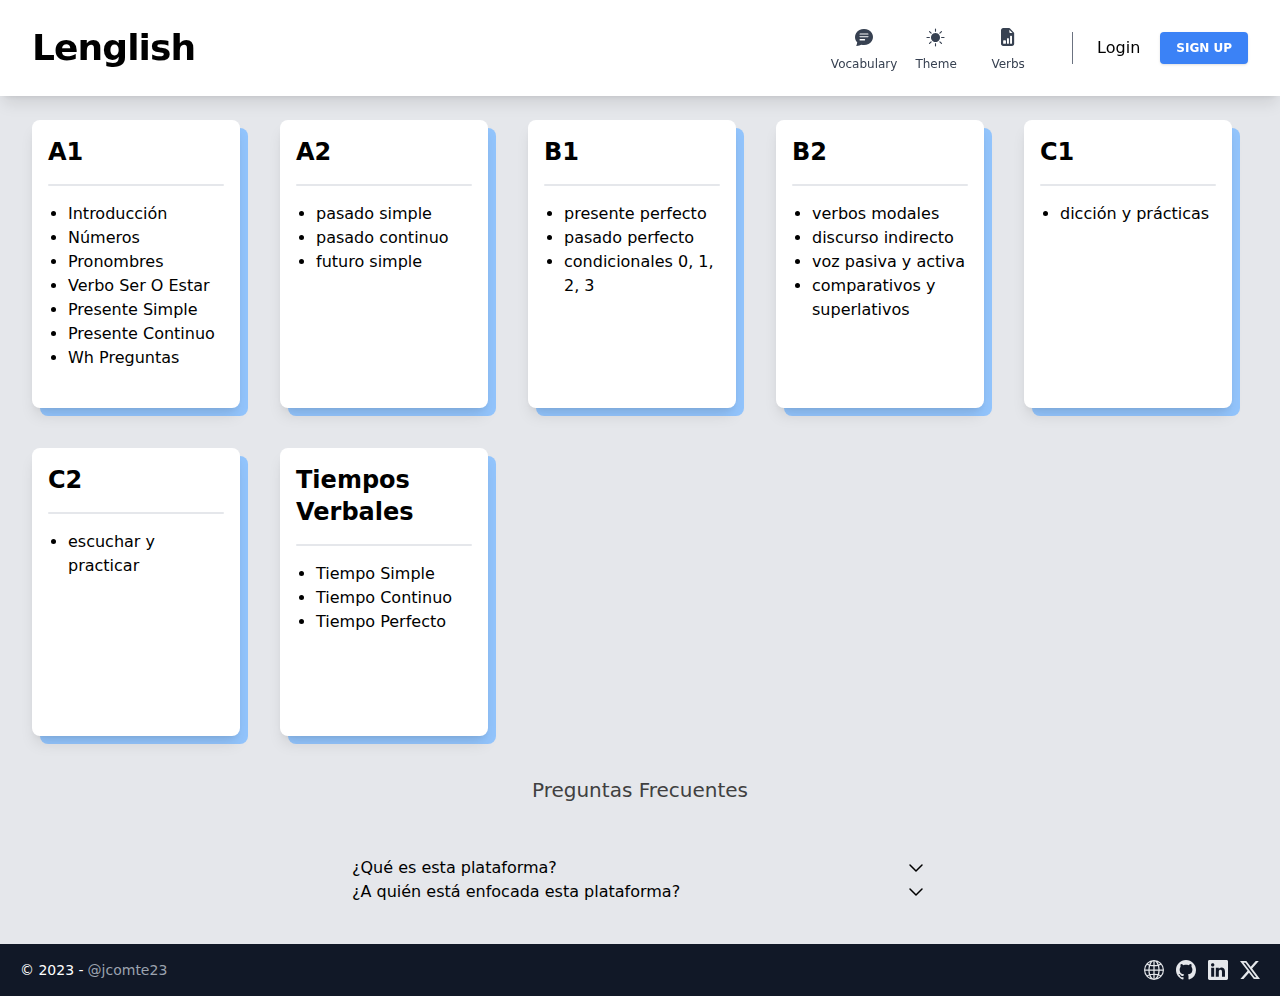
<file: index.html>
<!doctype html>
<html lang="en">

<head>
  <meta charset="UTF-8" />
  <meta name="viewport" content="width=device-width, initial-scale=1.0" />
  <meta name="description"
    content="Enhance your English language skills with our interactive and comprehensive online learning platform. Explore engaging lessons, practice exercises, and language resources to boost your proficiency in reading, writing, speaking, and listening." />
  <meta name="keywords"
    content="English learning, language skills, ESL, vocabulary, grammar, interactive lessons, online education, fluency, language resources, language proficiency,Javier,Cómbita,Téllez,Combita,Tellez,jcomte23">
  <meta name="sitedomain" content="https://english.javiercombita.com" />
  <meta name="organization" content="jcomte23" />
  <meta name="author" content="Javier Cómbita Téllez" />
  <meta name="designer" content="Javier Cómbita Téllez" />
  <meta name="robots" content="index,follow" />
  <meta name="googlebot" content="index,follow" />
  <meta name="revisit-after" content="15days" />
  <link rel="shortcut icon" href="./img/favicon.ico" type="image/x-icon">
  <title>English</title>
  <script type="module" crossorigin src="/assets/main-SguRgQrk.js"></script>
  <script type="module" crossorigin src="/assets/translator-P4mY_9XB.js"></script>
  <script type="module" crossorigin src="/assets/theme-GYhcLxiE.js"></script>
  <link rel="stylesheet" crossorigin href="/assets/main-jSOqaZCE.css">
</head>

<body class="bg-gray-200 dark:text-gray-100 dark:bg-gray-800">
  <header class="shadow-lg fixed top-0 left-0 right-0 z-20 mx-0 py-4 w-full bg-white dark:bg-gray-700">

    <div class="flex justify-center sm:justify-between items-center mx-8 ">
      <h1 class="font-bold text-4xl tracking-tight text-center dos">
        Lenglish
      </h1>
      <div class="hidden sm:flex justify-between items-center">
        <nav class="flex items-center justify-center gap-2 text-base md:ml-auto">
          <a href="./src/vocabulary/home.html"
            class="flex aspect-square min-h-[32px] w-16 flex-col items-center justify-center gap-1 rounded-md p-1.5 hover:text-blue-500 text-gray-700 hover:bg-gray-100 dark:text-white dark:hover:bg-slate-800">
            <i class="bi bi-chat-text-fill text-lg"></i>
            <small class="text-center text-xs font-medium capitalize"> Vocabulary</small>
          </a>

          <button type="button" aria-label="btn-changeTheme"
            class="theme-toggle flex aspect-square min-h-[32px] w-16 flex-col items-center justify-center gap-1 rounded-md p-1.5 hover:text-blue-500 text-gray-700 hover:bg-gray-100 dark:text-white dark:hover:bg-slate-800">
            <i class="bi bi-moon-stars-fill text-lg theme-toggle-dark-icon"></i>
            <i class="bi bi-sun-fill text-lg theme-toggle-light-icon"></i>
            <small class="text-center text-xs font-medium capitalize"> Theme </small>
          </button>

          <a href="#"
            class="flex aspect-square min-h-[32px] w-16 flex-col items-center justify-center gap-1 rounded-md p-1.5 hover:text-blue-500 text-gray-700 hover:bg-gray-100 dark:text-white dark:hover:bg-slate-800">
            <i class="bi bi-file-earmark-bar-graph-fill text-lg"></i>
            <small class="text-center text-xs font-medium capitalize"> Verbs </small>
          </a>

          <!-- <div class="hidden sm:flex ">
            <button type="button" class="text-center font-medium hover:text-blue-500" onclick="changeLanguage('es')">
              <span class="block px-1 pt-1 pb-1">
                <span>ES</span>
                <span class="block text-xs pb-2">Español</span>
              </span>
            </button>
            <button type="button" class="text-center font-medium hover:text-blue-500" onclick="changeLanguage('en')">
              <span class="block px-1 pt-1 pb-1">
                <span>EN</span>
                <span class="block text-xs pb-2">English</span>
              </span>
            </button>
          </div> -->
          <div class="flex items-center h-full pl-6 ml-6 border-l border-gray-500">
            <a href="#_" class="mr-5 font-medium hover:text-gray-900">Login</a>
            <a href="#_"
              class="px-4 py-2 text-xs font-bold text-white uppercase transition-all duration-150 bg-blue-500 rounded shadow outline-none active:bg-white active:text-black hover:shadow-md focus:outline-none ease">
              Sign Up
            </a>
          </div>
        </nav>

      </div>
    </div>

    <nav id="nav"
      class="z-20 flex sm:hidden shrink-0 grow-0 justify-around gap-4 border-t border-gray-200 bg-white/50 p-2.5 shadow-lg backdrop-blur-lg dark:border-slate-600/60 dark:bg-slate-900/50 fixed top-2/4 -translate-y-2/4 left-1 min-h-[auto] min-w-[64px] flex-col rounded-lg border">
      <a href="./src/vocabulary/home.html"
        class="flex aspect-square min-h-[32px] w-16 flex-col items-center justify-center gap-1 rounded-md p-1.5 hover:text-blue-500 text-gray-700  dark:text-white dark:hover:bg-slate-800">
        <i class="bi bi-chat-text-fill text-2xl"></i>
        <small class="text-center text-xs font-medium capitalize"> Vocabulary</small>
      </a>

      <button type="button" aria-label="btn-changeTheme"
        class="theme-toggle flex aspect-square min-h-[32px] w-16 flex-col items-center justify-center gap-1 rounded-md p-1.5 hover:text-blue-500 text-gray-700 hover:bg-gray-100 dark:text-white dark:hover:bg-slate-800">
        <i class="bi bi-moon-stars-fill text-lg theme-toggle-dark-icon"></i>
        <i class="bi bi-sun-fill text-lg theme-toggle-light-icon"></i>
        <small class="text-center text-xs font-medium capitalize"> Theme </small>
      </button>

      <a href="#"
        class="flex aspect-square min-h-[32px] w-16 flex-col items-center justify-center gap-1 rounded-md p-1.5 hover:text-blue-500 text-gray-700 hover:bg-gray-100 dark:text-white dark:hover:bg-slate-800">
        <i class="bi bi-file-earmark-bar-graph-fill text-2xl"></i>
        <small class="text-center text-xs font-medium capitalize"> Verbs </small>
      </a>

      <hr class="rounded-2xl border-t-2">
      <a href="/"
        class="flex h-16 w-16 flex-col items-center justify-center gap-1 hover:text-blue-500  dark:text-white">
        <i class="bi bi-person-circle text-2xl"></i>
        <small className="text-xs font-medium">User</small>
      </a>
    </nav>
  </header>

  <main class="max-w-screen mx-10 mt-32">
    <section
      class="flex flex-col justify-center items-center gap-10 sm:grid sm:grid-cols-2 md:grid-cols-3 lg:grid-cols-4 xl:grid-cols-5 2xl:grid-cols-6 2xl:gap-15">
      <article class="bg-blue-300 w-52 h-72 rounded-lg ">
        <div
          class="bg-white dark:bg-gray-700 w-52 h-72 -m-2 hover:m-0 absolute rounded-lg shadow-lg hover:shadow-2xl transition-all duration-150 ease-out hover:ease-in ">
          <h1 class="m-4 text-2xl font-bold">A1</h1>
          <hr class="m-4 rounded-2xl border-t-2">
          <ul class="list-disc pl-9 pr-4 capitalize">
            <li class="hover:text-blue-500"><a href="./src/a1/introduction.html" data-i18n="introduction"></a></li>
            <li class="hover:text-blue-500"><a href="./src/a1/numbers.html" data-i18n="numbers"></a></li>
            <li class="hover:text-blue-500"><a href="./src/dev/webconstruction.html" data-i18n="pronouns"></a></li>
            <li class="hover:text-blue-500"><a href="./src/dev/webconstruction.html" data-i18n="verb_to_be"></a></li>
            <li class="hover:text-blue-500"><a href="./src/dev/webconstruction.html" data-i18n="present_simple"></a>
            </li>
            <li class="hover:text-blue-500"><a href="./src/dev/webconstruction.html" data-i18n="present_continuous"></a>
            </li>
            <li class="hover:text-blue-500"><a href="./src/dev/webconstruction.html" data-i18n="wh_questions"></a></li>
          </ul>
        </div>
      </article>
      <article class="bg-blue-300 w-52 h-72 rounded-lg ">
        <div
          class="bg-white dark:bg-gray-700 w-52 h-72 -m-2 hover:m-0 absolute rounded-lg shadow-lg hover:shadow-2xl transition-all duration-150 ease-out hover:ease-in ">
          <h1 class="m-4 text-2xl font-bold">A2</h1>
          <hr class="m-4 rounded-2xl border-t-2">
          <ul class="list-disc pl-9 pr-4">
            <li class="hover:text-blue-500"><a href="./src/dev/webconstruction.html" data-i18n="past_simple"></a></li>
            <li class="hover:text-blue-500"><a href="./src/dev/webconstruction.html" data-i18n="past_continous"></a>
            </li>
            <li class="hover:text-blue-500"><a href="./src/dev/webconstruction.html" data-i18n="simple_future"></a></li>
          </ul>
        </div>
      </article>
      <article class="bg-blue-300 w-52 h-72 rounded-lg ">
        <div
          class="bg-white dark:bg-gray-700 w-52 h-72 -m-2 hover:m-0 absolute rounded-lg shadow-lg hover:shadow-2xl transition-all duration-150 ease-out hover:ease-in ">
          <h1 class="m-4 text-2xl font-bold">B1</h1>
          <hr class="m-4 rounded-2xl border-t-2">
          <ul class="list-disc pl-9 pr-4">
            <li class="hover:text-blue-500"><a href="./src/dev/webconstruction.html" data-i18n="present_perfect"></a>
            </li>
            <li class="hover:text-blue-500"><a href="./src/dev/webconstruction.html" data-i18n="past_perfect"></a></li>
            <li class="hover:text-blue-500"><a href="./src/dev/webconstruction.html"
                data-i18n="conditionals_numbers"></a></li>
          </ul>
        </div>
      </article>
      <article class="bg-blue-300 w-52 h-72 rounded-lg ">
        <div
          class="bg-white dark:bg-gray-700 w-52 h-72 -m-2 hover:m-0 absolute rounded-lg shadow-lg hover:shadow-2xl transition-all duration-150 ease-out hover:ease-in ">
          <h1 class="m-4 text-2xl font-bold">B2</h1>
          <hr class="m-4 rounded-2xl border-t-2">
          <ul class="list-disc pl-9 pr-4">
            <li class="hover:text-blue-500"><a href="./src/dev/webconstruction.html" data-i18n="modal_verbs"></a></li>
            <li class="hover:text-blue-500"><a href="./src/dev/webconstruction.html" data-i18n="reported_speech"></a>
            </li>
            <li class="hover:text-blue-500"><a href="./src/dev/webconstruction.html"
                data-i18n="passive_and_active_voice"></a></li>
            <li class="hover:text-blue-500"><a href="./src/dev/webconstruction.html"
                data-i18n="comparatives_and_superlative"></a></li>
          </ul>
        </div>
      </article>
      <article class="bg-blue-300 w-52 h-72 rounded-lg ">
        <div
          class="bg-white dark:bg-gray-700 w-52 h-72 -m-2 hover:m-0 absolute rounded-lg shadow-lg hover:shadow-2xl transition-all duration-150 ease-out hover:ease-in ">
          <h1 class="m-4 text-2xl font-bold">C1</h1>
          <hr class="m-4 rounded-2xl border-t-2">
          <ul class="list-disc pl-9 pr-4">
            <li class="hover:text-blue-500"><a href="./src/dev/webconstruction.html"
                data-i18n="diction_and_practices"></a></li>
          </ul>
        </div>
      </article>
      <article class="bg-blue-300 w-52 h-72 rounded-lg ">
        <div
          class="bg-white dark:bg-gray-700 w-52 h-72 -m-2 hover:m-0 absolute rounded-lg shadow-lg hover:shadow-2xl transition-all duration-150 ease-out hover:ease-in ">
          <h1 class="m-4 text-2xl font-bold">C2</h1>
          <hr class="m-4 rounded-2xl border-t-2">
          <ul class="list-disc pl-9 pr-4">
            <li class="hover:text-blue-500"><a href="./src/dev/webconstruction.html"
                data-i18n="listening_and_practicing"></a></li>
          </ul>
        </div>
      </article>
      <article class="bg-blue-300 w-52 h-72 rounded-lg ">
        <div
          class="bg-white dark:bg-gray-700 w-52 h-72 -m-2 hover:m-0 absolute rounded-lg shadow-lg hover:shadow-2xl transition-all duration-150 ease-out hover:ease-in ">
          <h1 class="m-4 text-2xl font-bold capitalize" data-i18n="verb_tenses"></h1>
          <hr class="m-4 rounded-2xl border-t-2">
          <ul class="list-disc pl-9 pr-4">
            <li class="hover:text-blue-500 capitalize"><a href="./src/dev/webconstruction.html"
                data-i18n="simple_time"></a></li>
            <li class="hover:text-blue-500 capitalize"><a href="./src/dev/webconstruction.html"
                data-i18n="continuous_time"></a></li>
            <li class="hover:text-blue-500 capitalize"><a href="./src/dev/webconstruction.html"
                data-i18n="perfect_time"></a></li>
          </ul>
        </div>
      </article>
    </section>
    <section class="max-w-screen mx-auto px-5 my-5">
      <article class="flex flex-col items-center">
        <p class="text-neutral-700 dark:text-neutral-300 text-xl mt-3 capitalize"
          data-i18n="frequently_asked_questions">

        </p>
      </article>
      <article class="grid divide-y divide-neutral-200 max-w-xl mx-auto mt-8">
        <div class="py-5">
          <details class="group">
            <summary class="flex justify-between items-center font-medium cursor-pointer list-none">
              <span data-i18n="question_1"></span>
              <span class="transition group-open:rotate-180">
                <svg fill="none" height="24" shape-rendering="geometricPrecision" stroke="currentColor"
                  stroke-linecap="round" stroke-linejoin="round" stroke-width="1.5" viewBox="0 0 24 24" width="24">
                  <path d="M6 9l6 6 6-6"></path>
                </svg>
              </span>
            </summary>
            <p class="text-neutral-700 dark:text-neutral-300 mt-3 group-open:animate-fadeIn" data-i18n="answer_1">
            </p>
          </details>
          <details class="group">
            <summary class="flex justify-between items-center font-medium cursor-pointer list-none">
              <span data-i18n="question_2"></span>
              <span class="transition group-open:rotate-180">
                <svg fill="none" height="24" shape-rendering="geometricPrecision" stroke="currentColor"
                  stroke-linecap="round" stroke-linejoin="round" stroke-width="1.5" viewBox="0 0 24 24" width="24">
                  <path d="M6 9l6 6 6-6"></path>
                </svg>
              </span>
            </summary>
            <p class="text-neutral-700 dark:text-neutral-300 mt-3 group-open:animate-fadeIn" data-i18n="answer_2">
            </p>
          </details>
        </div>
      </article>
    </section>
  </main>

  <footer class="text-gray-600 body-font bg-gray-700 ">
    <div class="bg-gray-900">
      <div class="container mx-auto py-4 px-5 flex flex-wrap flex-col sm:flex-row">
        <p class="text-white text-sm text-center sm:text-left">© 2023 -<a href="https://github.com/jcomte23"
            rel="noopener noreferrer" class="text-gray-400 ml-1" target="_blank">@jcomte23</a>
        </p>
        <span class="inline-flex sm:ml-auto sm:mt-0 mt-2 justify-center sm:justify-start">
          <a class="text-gray-200" href="https://javiercombita.com" target="_blank" aria-label="Online Portfolio">
            <svg xmlns="http://www.w3.org/2000/svg" width="20" height="20" fill="currentColor" class="bi bi-globe2"
              viewBox="0 0 16 16">
              <path
                d="M0 8a8 8 0 1 1 16 0A8 8 0 0 1 0 8m7.5-6.923c-.67.204-1.335.82-1.887 1.855q-.215.403-.395.872c.705.157 1.472.257 2.282.287zM4.249 3.539q.214-.577.481-1.078a7 7 0 0 1 .597-.933A7 7 0 0 0 3.051 3.05q.544.277 1.198.49zM3.509 7.5c.036-1.07.188-2.087.436-3.008a9 9 0 0 1-1.565-.667A6.96 6.96 0 0 0 1.018 7.5zm1.4-2.741a12.3 12.3 0 0 0-.4 2.741H7.5V5.091c-.91-.03-1.783-.145-2.591-.332M8.5 5.09V7.5h2.99a12.3 12.3 0 0 0-.399-2.741c-.808.187-1.681.301-2.591.332zM4.51 8.5c.035.987.176 1.914.399 2.741A13.6 13.6 0 0 1 7.5 10.91V8.5zm3.99 0v2.409c.91.03 1.783.145 2.591.332.223-.827.364-1.754.4-2.741zm-3.282 3.696q.18.469.395.872c.552 1.035 1.218 1.65 1.887 1.855V11.91c-.81.03-1.577.13-2.282.287zm.11 2.276a7 7 0 0 1-.598-.933 9 9 0 0 1-.481-1.079 8.4 8.4 0 0 0-1.198.49 7 7 0 0 0 2.276 1.522zm-1.383-2.964A13.4 13.4 0 0 1 3.508 8.5h-2.49a6.96 6.96 0 0 0 1.362 3.675c.47-.258.995-.482 1.565-.667m6.728 2.964a7 7 0 0 0 2.275-1.521 8.4 8.4 0 0 0-1.197-.49 9 9 0 0 1-.481 1.078 7 7 0 0 1-.597.933M8.5 11.909v3.014c.67-.204 1.335-.82 1.887-1.855q.216-.403.395-.872A12.6 12.6 0 0 0 8.5 11.91zm3.555-.401c.57.185 1.095.409 1.565.667A6.96 6.96 0 0 0 14.982 8.5h-2.49a13.4 13.4 0 0 1-.437 3.008M14.982 7.5a6.96 6.96 0 0 0-1.362-3.675c-.47.258-.995.482-1.565.667.248.92.4 1.938.437 3.008zM11.27 2.461q.266.502.482 1.078a8.4 8.4 0 0 0 1.196-.49 7 7 0 0 0-2.275-1.52c.218.283.418.597.597.932m-.488 1.343a8 8 0 0 0-.395-.872C9.835 1.897 9.17 1.282 8.5 1.077V4.09c.81-.03 1.577-.13 2.282-.287z" />
            </svg>
          </a>
          <a class="ml-3 text-gray-200" href="https://github.com/jcomte23" target="_blank"
            aria-label="Profile in github">
            <svg xmlns="http://www.w3.org/2000/svg" width="20" height="20" fill="currentColor" class="bi bi-github"
              viewBox="0 0 16 16">
              <path
                d="M8 0C3.58 0 0 3.58 0 8c0 3.54 2.29 6.53 5.47 7.59.4.07.55-.17.55-.38 0-.19-.01-.82-.01-1.49-2.01.37-2.53-.49-2.69-.94-.09-.23-.48-.94-.82-1.13-.28-.15-.68-.52-.01-.53.63-.01 1.08.58 1.23.82.72 1.21 1.87.87 2.33.66.07-.52.28-.87.51-1.07-1.78-.2-3.64-.89-3.64-3.95 0-.87.31-1.59.82-2.15-.08-.2-.36-1.02.08-2.12 0 0 .67-.21 2.2.82.64-.18 1.32-.27 2-.27s1.36.09 2 .27c1.53-1.04 2.2-.82 2.2-.82.44 1.1.16 1.92.08 2.12.51.56.82 1.27.82 2.15 0 3.07-1.87 3.75-3.65 3.95.29.25.54.73.54 1.48 0 1.07-.01 1.93-.01 2.2 0 .21.15.46.55.38A8.01 8.01 0 0 0 16 8c0-4.42-3.58-8-8-8" />
            </svg>
          </a>
          <a class="ml-3 text-gray-200" href="https://co.linkedin.com/in/javier-c%C3%B3mbita-t%C3%A9llez-4b4aa3258"
            target="_blank" aria-label="Profile in linkedin">
            <svg xmlns="http://www.w3.org/2000/svg" width="20" height="20" fill="currentColor" class="bi bi-linkedin"
              viewBox="0 0 16 16">
              <path
                d="M0 1.146C0 .513.526 0 1.175 0h13.65C15.474 0 16 .513 16 1.146v13.708c0 .633-.526 1.146-1.175 1.146H1.175C.526 16 0 15.487 0 14.854zm4.943 12.248V6.169H2.542v7.225zm-1.2-8.212c.837 0 1.358-.554 1.358-1.248-.015-.709-.52-1.248-1.342-1.248S2.4 3.226 2.4 3.934c0 .694.521 1.248 1.327 1.248zm4.908 8.212V9.359c0-.216.016-.432.08-.586.173-.431.568-.878 1.232-.878.869 0 1.216.662 1.216 1.634v3.865h2.401V9.25c0-2.22-1.184-3.252-2.764-3.252-1.274 0-1.845.7-2.165 1.193v.025h-.016l.016-.025V6.169h-2.4c.03.678 0 7.225 0 7.225z" />
            </svg>
          </a>
          <a class="ml-3 text-gray-200" href="https://twitter.com/jcomte23" target="_blank"
            aria-label="Profile in twitter">
            <svg xmlns="http://www.w3.org/2000/svg" width="20" height="20" fill="currentColor" class="bi bi-twitter-x"
              viewBox="0 0 16 16">
              <path
                d="M12.6.75h2.454l-5.36 6.142L16 15.25h-4.937l-3.867-5.07-4.425 5.07H.316l5.733-6.57L0 .75h5.063l3.495 4.633L12.601.75Zm-.86 13.028h1.36L4.323 2.145H2.865z" />
            </svg>
          </a>
        </span>
      </div>
    </div>
  </footer>

</body>

</html>
</file>
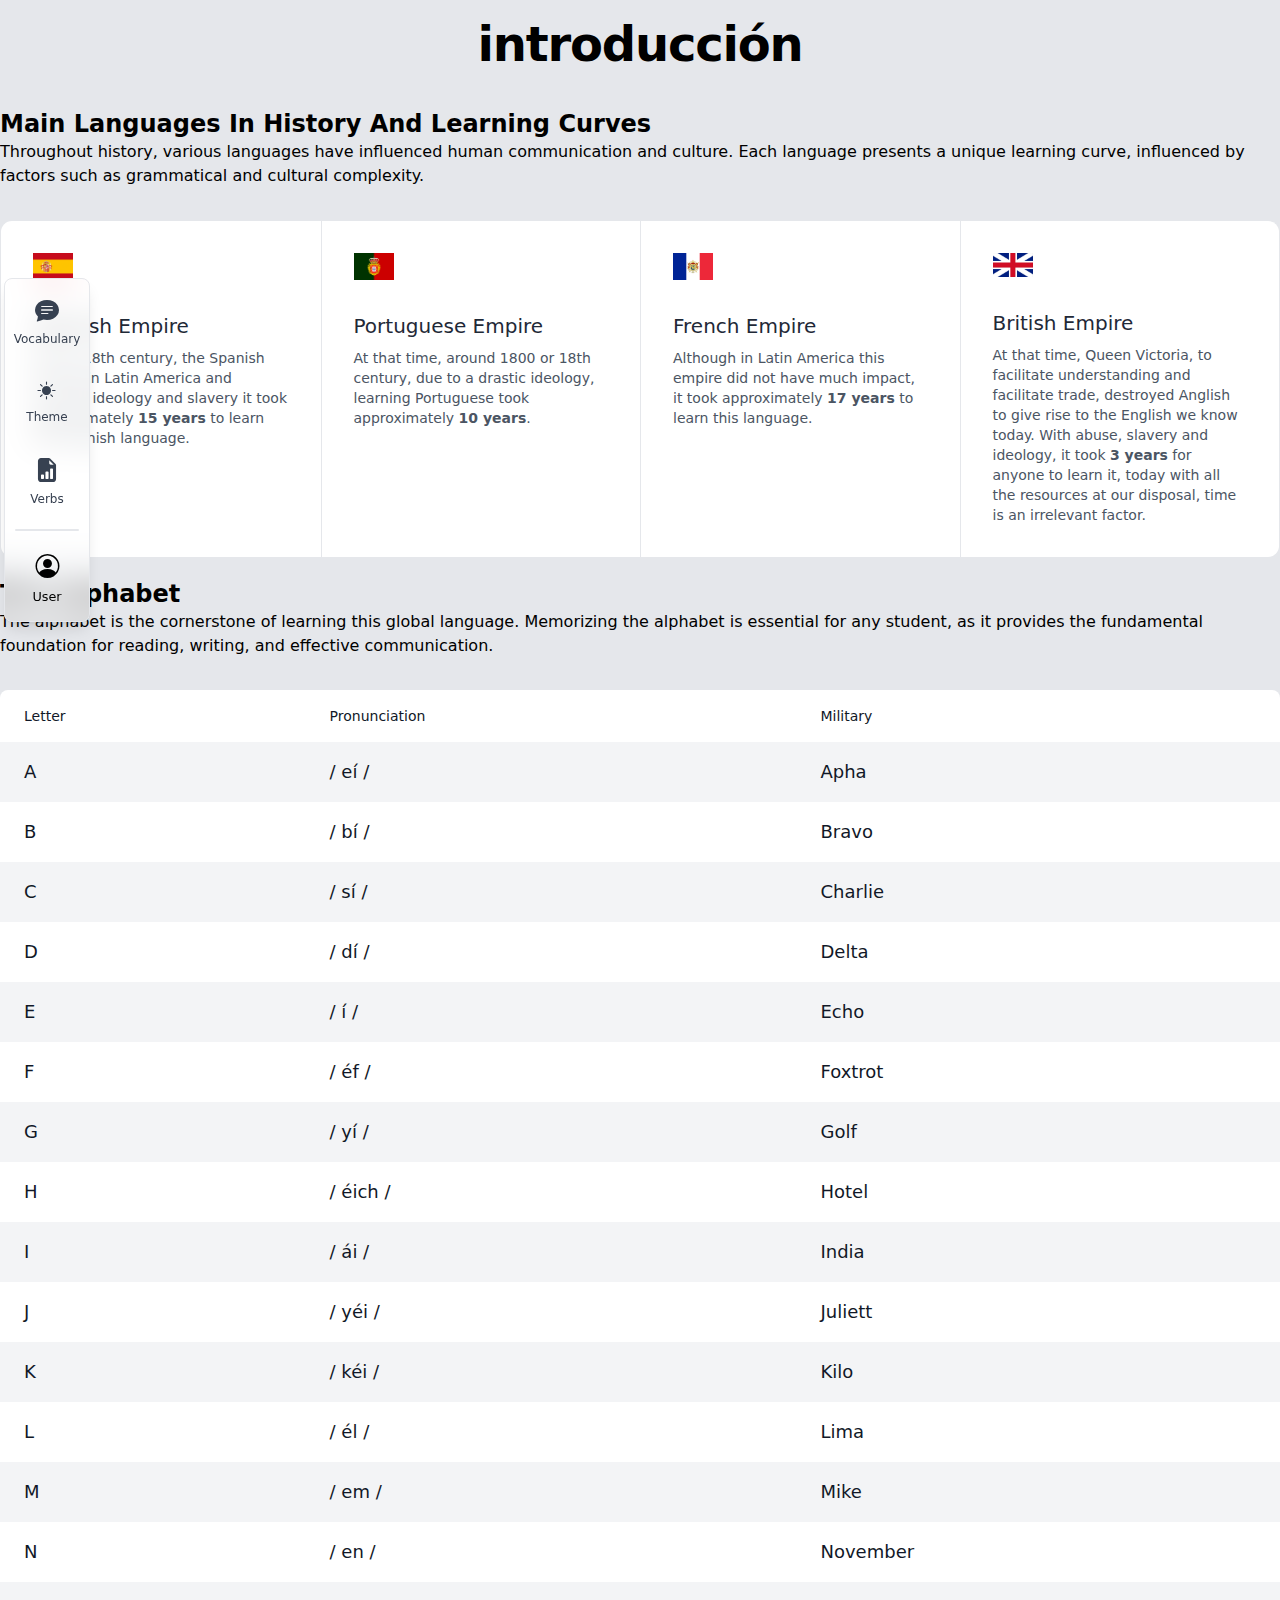
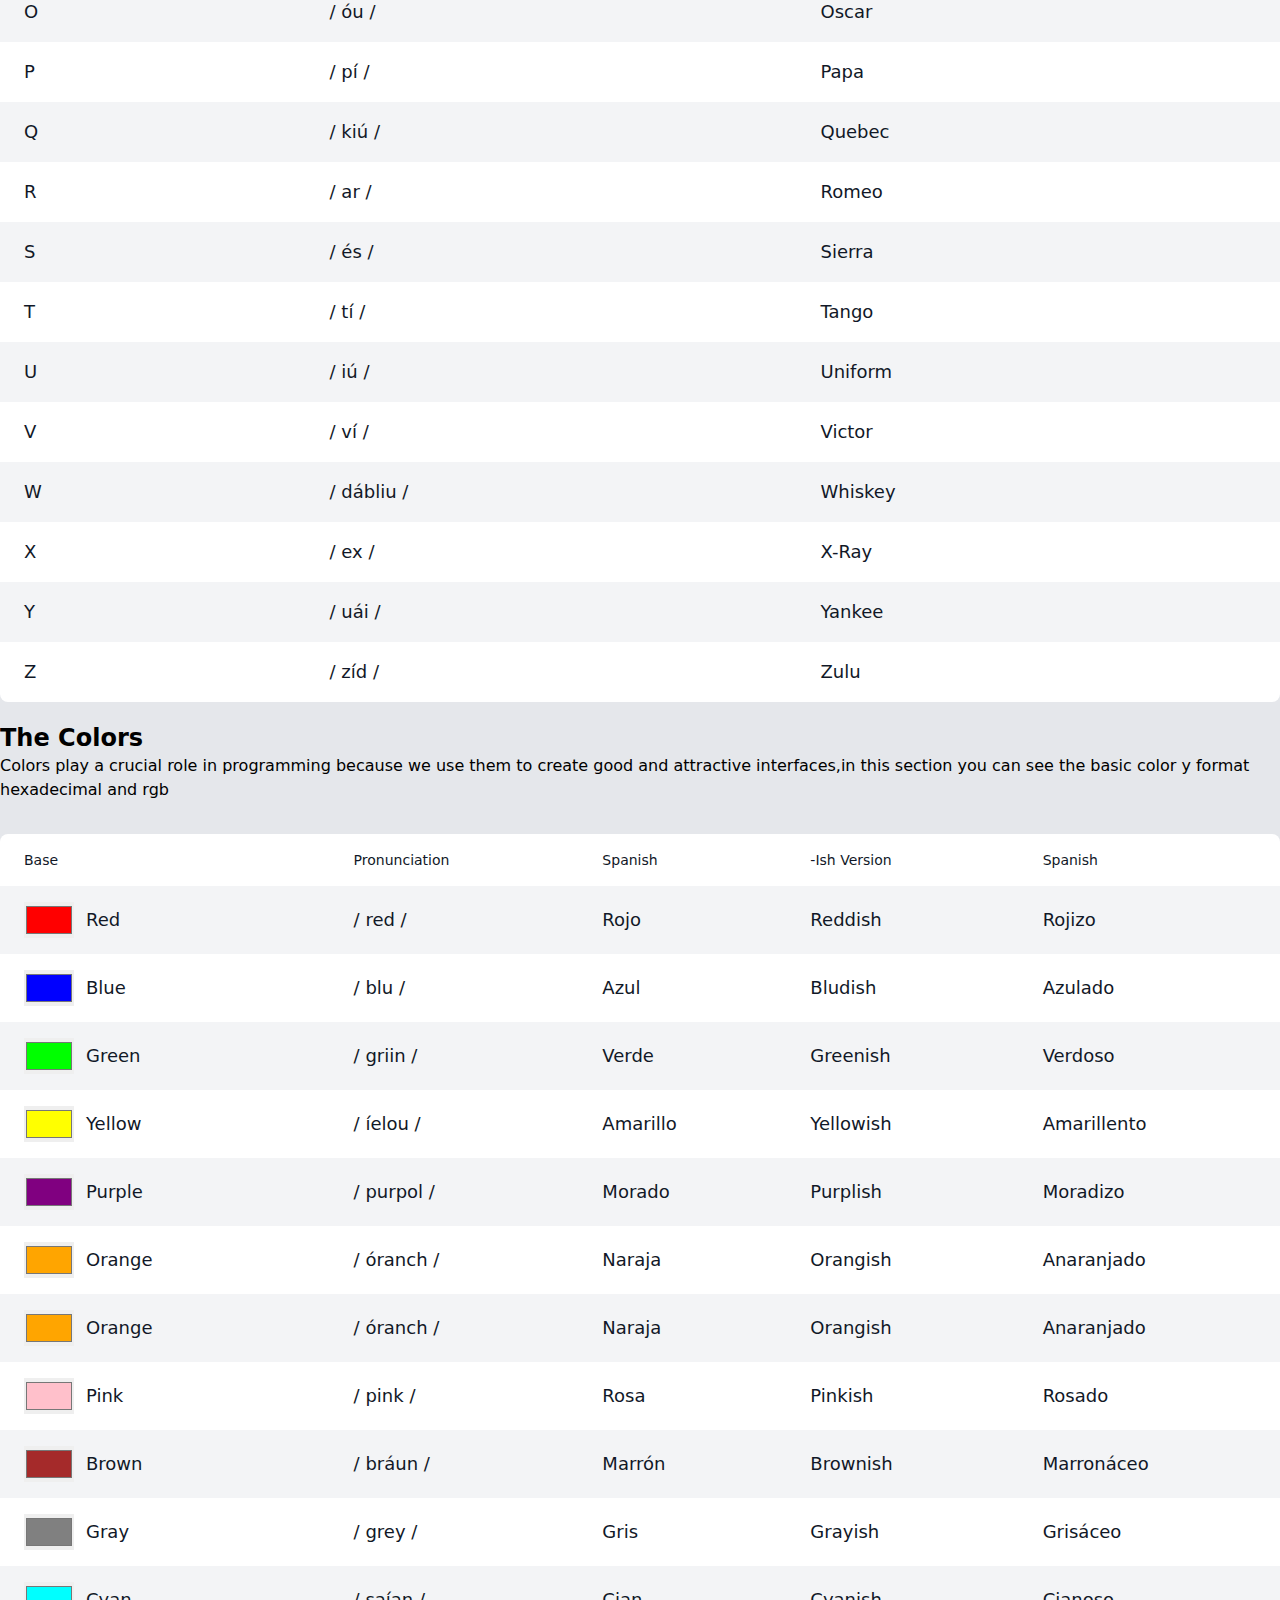
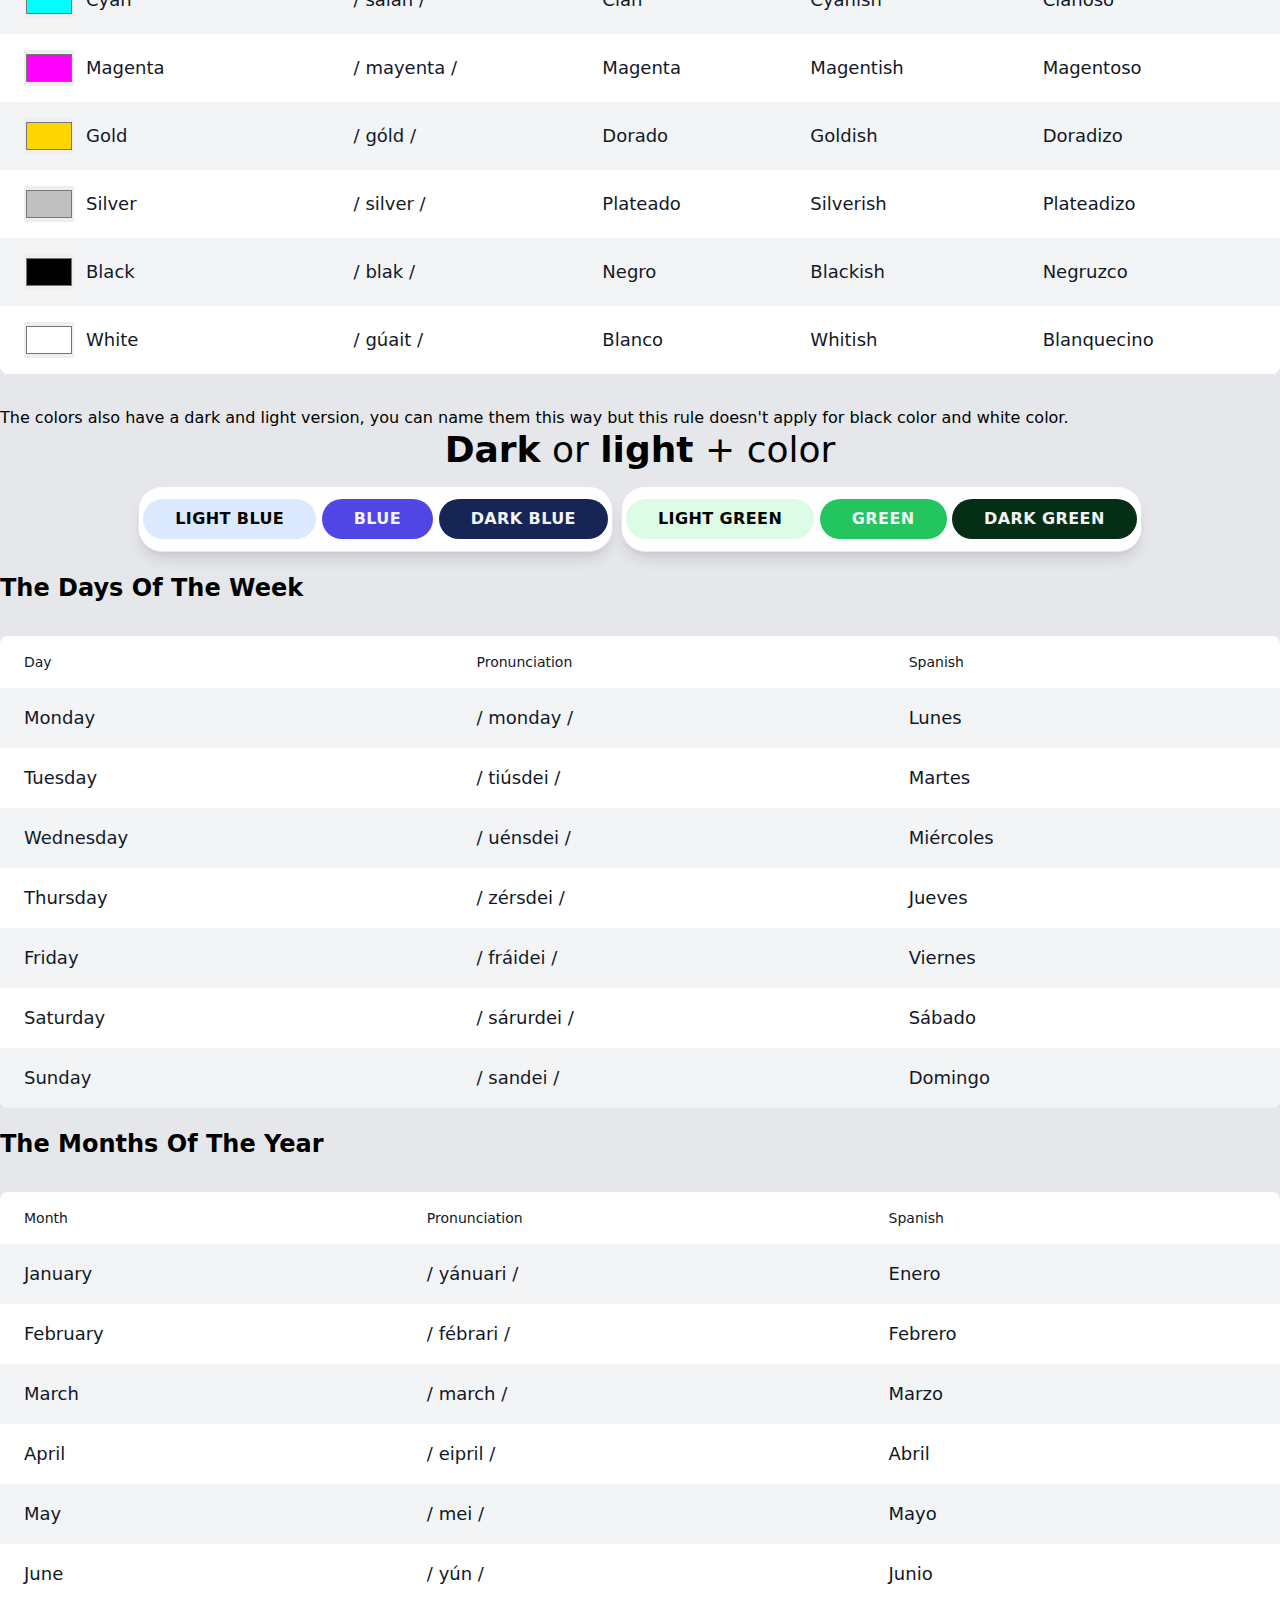
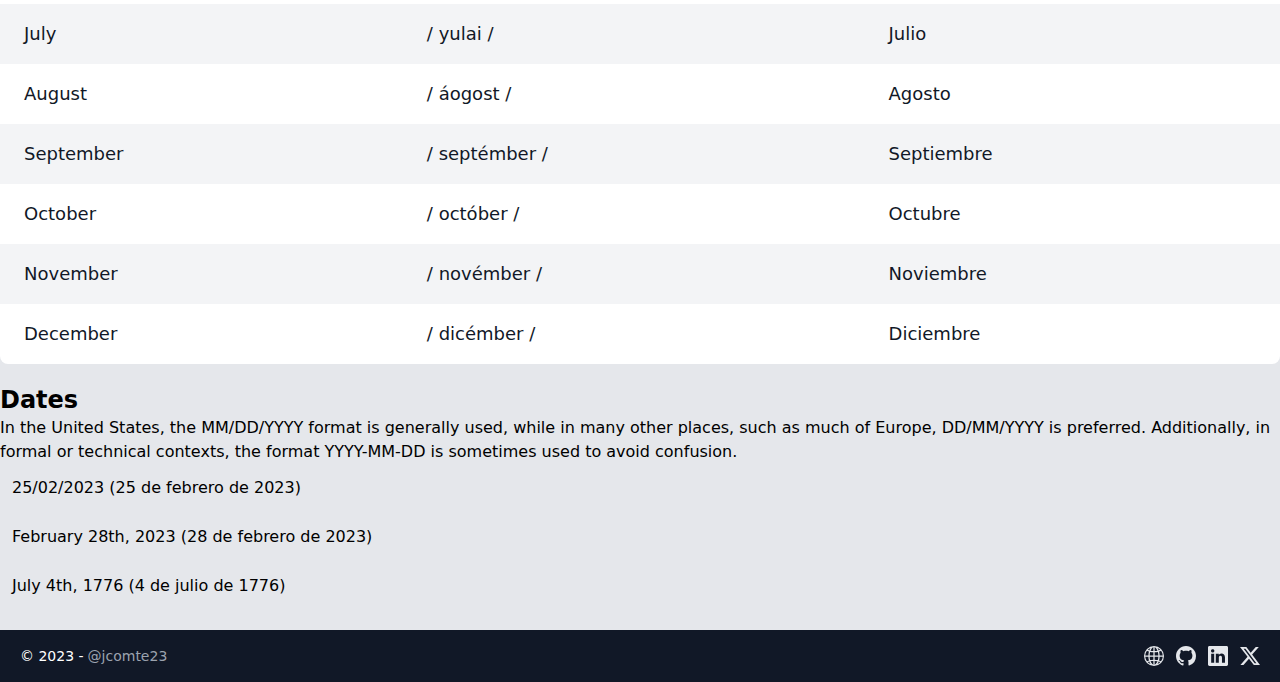
<file: src/a1/introduction.html>
<!DOCTYPE html>
<html lang="en">

<head>
    <meta charset="UTF-8">
    <meta name="viewport" content="width=device-width, initial-scale=1.0">
    <meta name="description"
        content="Enhance your English language skills with our interactive and comprehensive online learning platform. Explore engaging lessons, practice exercises, and language resources to boost your proficiency in reading, writing, speaking, and listening." />
    <meta name="keywords"
        content="English learning, language skills, ESL, vocabulary, grammar, interactive lessons, online education, fluency, language resources, language proficiency,Javier,Cómbita,Téllez,Combita,Tellez,jcomte23">
    <meta name="sitedomain" content="https://english.javiercombita.com/src/a1/introduction.html" />
    <meta name="organization" content="jcomte23" />
    <meta name="author" content="Javier Cómbita Téllez" />
    <meta name="designer" content="Javier Cómbita Téllez" />
    <meta name="robots" content="index,follow" />
    <meta name="googlebot" content="index,follow" />
    <meta name="revisit-after" content="15days" />
    <link rel="shortcut icon" href="../../img/favicon.ico" type="image/x-icon">
    <title>Introduction</title>
  <script type="module" crossorigin src="/assets/a1_introduction-RFYrrFA-.js"></script>
  <link rel="modulepreload" crossorigin href="/assets/main-SguRgQrk.js">
  <link rel="modulepreload" crossorigin href="/assets/theme-GYhcLxiE.js">
  <link rel="modulepreload" crossorigin href="/assets/translator-P4mY_9XB.js">
  <link rel="stylesheet" crossorigin href="/assets/main-jSOqaZCE.css">
</head>

<body class="bg-gray-200 dark:text-gray-100 dark:bg-gray-800">
    <header class="pb-5">
        <h1 class="font-bold text-5xl mt-5 tracking-tight text-center" data-i18n="introduction"></h1>
        <nav id="nav"
        class="z-20 hidden sm:flex shrink-0 grow-0 justify-around gap-4 border-t border-gray-200 bg-white/50 p-2.5 shadow-lg backdrop-blur-lg dark:border-slate-600/60 dark:bg-slate-900/50 fixed top-2/4 -translate-y-2/4 left-1 min-h-[auto] min-w-[64px] flex-col rounded-lg border">
        <a href="./src/vocabulary/home.html"
          class="flex aspect-square min-h-[32px] w-16 flex-col items-center justify-center gap-1 rounded-md p-1.5 hover:text-blue-500 text-gray-700  dark:text-white dark:hover:bg-slate-800">
          <i class="bi bi-chat-text-fill text-2xl"></i>
          <small class="text-center text-xs font-medium capitalize"> Vocabulary</small>
        </a>
  
        <button type="button" aria-label="btn-changeTheme"
          class="theme-toggle flex aspect-square min-h-[32px] w-16 flex-col items-center justify-center gap-1 rounded-md p-1.5 hover:text-blue-500 text-gray-700 hover:bg-gray-100 dark:text-white dark:hover:bg-slate-800">
          <i class="bi bi-moon-stars-fill text-lg theme-toggle-dark-icon"></i>
          <i class="bi bi-sun-fill text-lg theme-toggle-light-icon"></i>
          <small class="text-center text-xs font-medium capitalize"> Theme </small>
        </button>
  
        <a href="#"
          class="flex aspect-square min-h-[32px] w-16 flex-col items-center justify-center gap-1 rounded-md p-1.5 hover:text-blue-500 text-gray-700 hover:bg-gray-100 dark:text-white dark:hover:bg-slate-800">
          <i class="bi bi-file-earmark-bar-graph-fill text-2xl"></i>
          <small class="text-center text-xs font-medium capitalize"> Verbs </small>
        </a>
  
        <hr class="rounded-2xl border-t-2">
        <a href="/"
          class="flex h-16 w-16 flex-col items-center justify-center gap-1 hover:text-blue-500  dark:text-white">
          <i class="bi bi-person-circle text-2xl"></i>
          <small className="text-xs font-medium">User</small>
        </a>
      </nav>
    </header>

    <main class="overflow-hidden mb-5">
        <section class="container m-auto space-y-8">
            <article>
                <h2 class="mt-5 text-2xl font-bold capitalize">main languages in history and learning curves</h2>
                <p>Throughout history, various languages have influenced human communication and culture. Each language
                    presents a unique learning curve, influenced by factors such as grammatical and cultural
                    complexity.</p>
            </article>
            <article
                class="mt-16 grid border divide-x divide-y rounded-xl overflow-hidden sm:grid-cols-2 lg:divide-y-0 lg:grid-cols-4 xl:grid-cols-4">
                <div class="relative group bg-white transition hover:z-[1] hover:shadow-2xl">
                    <div class="relative p-8 space-y-8">
                        <img src="../../img/flags/spain.webp" class="w-10" width="512" height="512"
                            alt="Flag Spanish Empire">
                        <div class="space-y-2">
                            <h3
                                class="text-xl text-gray-800 font-medium transition group-hover:text-blue-500 capitalize">
                                spanish
                                empire</h3>
                            <p class="text-sm text-gray-600">
                                By the 18th century, the Spanish arrived in Latin America and through ideology and
                                slavery it took approximately <b>15 years</b> to learn the Spanish language.
                            </p>
                        </div>
                    </div>
                </div>
                <div class="relative group bg-white transition hover:z-[1] hover:shadow-2xl">
                    <div class="relative p-8 space-y-8">
                        <img src="../../img/flags/portugal.webp" class="w-10" width="512" height="512"
                            alt="Flag Portuguese empire">

                        <div class="space-y-2">
                            <h3
                                class="text-xl text-gray-800 font-medium transition group-hover:text-blue-500 capitalize">
                                portuguese empire</h3>
                            <p class="text-sm text-gray-600">
                                At that time, around 1800 or 18th century, due to a drastic ideology, learning
                                Portuguese took approximately <b>10 years</b>.
                            </p>
                        </div>
                    </div>
                </div>
                <div class="relative group bg-white transition hover:z-[1] hover:shadow-2xl">
                    <div class="relative p-8 space-y-8">
                        <img src="../../img/flags/france.webp" class="w-10" width="512" height="512"
                            alt="Flag French Empire">
                        <div class="space-y-2">
                            <h3
                                class="text-xl text-gray-800 font-medium transition group-hover:text-blue-500 capitalize">
                                french
                                empire</h3>
                            <p class="text-sm text-gray-600">
                                Although in Latin America this empire did not have much impact, it took approximately
                                <b>17 years</b> to learn this language.
                            </p>
                        </div>
                    </div>
                </div>
                <div class="relative group bg-white transition hover:z-[1] hover:shadow-2xl">
                    <div class="relative p-8 space-y-8">
                        <img src="../../img/flags/england.webp" class="w-10" width="512" height="512"
                            alt="Flag British Empire">

                        <div class="space-y-2">
                            <h3
                                class="text-xl text-gray-800 font-medium transition group-hover:text-blue-500 capitalize">
                                british
                                empire</h3>
                            <p class="text-sm text-gray-600">
                                At that time, Queen Victoria, to facilitate understanding and facilitate trade,
                                destroyed Anglish to give rise to the English we know today. With abuse, slavery and
                                ideology, it took <b>3 years</b> for anyone to learn it, today with all the resources at
                                our
                                disposal, time is an irrelevant factor.
                            </p>
                        </div>
                    </div>
                </div>
            </article>
        </section>
        <section class="container m-auto space-y-8">
            <article>
                <h2 class="mt-5 text-2xl font-bold capitalize">the alphabet</h2>
                <p>The alphabet is the cornerstone of learning this global language. Memorizing the alphabet is
                    essential for any student, as it provides the fundamental foundation for reading, writing, and
                    effective communication.</p>
            </article>

            <article class="rounded-lg overflow-x-auto">
                <table class="min-w-full table-auto">
                    <thead class="bg-white ">
                        <tr>
                            <th scope="col" class="text-sm font-medium text-gray-900 px-6 py-4 text-left">
                                Letter
                            </th>
                            <th scope="col" class="text-sm font-medium text-gray-900 px-6 py-4 text-left">
                                Pronunciation
                            </th>
                            <th scope="col" class="text-sm font-medium text-gray-900 px-6 py-4 text-left">
                                Military
                            </th>
                        </tr>
                    </thead>
                    <tbody class="text-lg" id="tbody-alphabet">
                    </tbody>
                </table>
            </article>
        </section>
        <section class="container m-auto space-y-8">
            <article>
                <h2 class="mt-5 text-2xl font-bold capitalize">the colors</h2>
                <p>Colors play a crucial role in programming because we use them to create good and attractive
                    interfaces,in this section you can see the basic color y format hexadecimal and rgb</p>
            </article>
            <article class="rounded-lg overflow-x-auto">
                <table class="min-w-full table-auto">
                    <thead class="bg-white ">
                        <tr>
                            <th scope="col" class="text-sm font-medium text-gray-900 px-6 py-4 text-left capitalize">
                                base
                            </th>
                            <th scope="col" class="text-sm font-medium text-gray-900 px-6 py-4 text-left capitalize">
                                pronunciation
                            </th>
                            <th scope="col" class="text-sm font-medium text-gray-900 px-6 py-4 text-left capitalize">
                                spanish
                            </th>
                            <th scope="col" class="text-sm font-medium text-gray-900 px-6 py-4 text-left capitalize">
                                -ish version
                            </th>
                            <th scope="col" class="text-sm font-medium text-gray-900 px-6 py-4 text-left capitalize">
                                spanish
                            </th>
                        </tr>
                    </thead>
                    <tbody class="text-lg capitalize" id="tbody-colors">
                    </tbody>
                </table>
            </article>
            <article>
                <p>The colors also have a dark and light version, you can name them this way but this rule doesn't apply
                    for black color and white color.</p>
                <div class="flex justify-center text-4xl mb-4">
                    <p><span><strong>Dark</strong> or <strong>light</strong></span> + <span>color</span></p>
                </div>
                <div class="flex items-center justify-center gap-2">
                    <div class="bg-white font-semibold text-center rounded-3xl border px-1 py-3 shadow-lg max-w">
                        <button
                            class="bg-blue-100 px-8 py-2 rounded-3xl text-black font-semibold uppercase tracking-wide">Light
                            Blue</button>
                        <button
                            class="bg-indigo-600 px-8 py-2  rounded-3xl text-gray-100 font-semibold uppercase tracking-wide">Blue</button>
                        <button
                            class="bg-blue-950 px-8 py-2  rounded-3xl text-gray-100 font-semibold uppercase tracking-wide">Dark
                            Blue</button>
                    </div>
                    <div class="bg-white font-semibold text-center rounded-3xl border px-1 py-3 shadow-lg max-w">
                        <button
                            class="bg-green-100 px-8 py-2  rounded-3xl text-black font-semibold uppercase tracking-wide">Light
                            green</button>
                        <button
                            class="bg-green-500 px-8 py-2  rounded-3xl text-gray-100 font-semibold uppercase tracking-wide">Green</button>
                        <button
                            class="bg-green-950 px-8 py-2 rounded-3xl text-gray-100 font-semibold uppercase tracking-wide">Dark
                            green</button>
                    </div>
                </div>
            </article>
        </section>
        <section class="container m-auto space-y-8">
            <article>
                <h2 class="mt-5 text-2xl font-bold capitalize">the days of the week</h2>
            </article>
            <article class="rounded-lg overflow-x-auto">
                <table class="min-w-full table-auto">
                    <thead class="bg-white ">
                        <tr>
                            <th scope="col" class="text-sm font-medium text-gray-900 px-6 py-4 text-left capitalize">
                                day
                            </th>
                            <th scope="col" class="text-sm font-medium text-gray-900 px-6 py-4 text-left capitalize">
                                pronunciation
                            </th>
                            <th scope="col" class="text-sm font-medium text-gray-900 px-6 py-4 text-left capitalize">
                                spanish
                            </th>
                        </tr>
                    </thead>
                    <tbody class="text-lg capitalize" id="days-of-the-week">
                    </tbody>
                </table>
            </article>
        </section>
        <section class="container m-auto space-y-8">
            <article>
                <h2 class="mt-5 text-2xl font-bold capitalize">the months of the year</h2>
            </article>
            <article class="rounded-lg overflow-x-auto">
                <table class="min-w-full table-auto">
                    <thead class="bg-white ">
                        <tr>
                            <th scope="col" class="text-sm font-medium text-gray-900 px-6 py-4 text-left capitalize">
                                month
                            </th>
                            <th scope="col" class="text-sm font-medium text-gray-900 px-6 py-4 text-left capitalize">
                                pronunciation
                            </th>
                            <th scope="col" class="text-sm font-medium text-gray-900 px-6 py-4 text-left capitalize">
                                spanish
                            </th>
                        </tr>
                    </thead>
                    <tbody class="text-lg capitalize" id="months-of-the-year">
                    </tbody>
                </table>
            </article>
        </section>
        <section class="container m-auto space-y-8">
            <article>
                <h2 class="mt-5 text-2xl font-bold capitalize">Dates</h2>
                <p>In the United States, the MM/DD/YYYY format is generally used, while in many other places, such as
                    much of Europe, DD/MM/YYYY is preferred. Additionally, in formal or technical contexts, the format
                    YYYY-MM-DD is sometimes used to avoid confusion.
                </p>
                <ul class="divide-y divide-gray-200">
                    <li class="p-3 flex justify-between items-center user-card text-center">
                        25/02/2023 (25 de febrero de 2023)
                    </li>
                    <li class="p-3 flex justify-between items-center user-card text-center">
                        February 28th, 2023 (28 de febrero de 2023)
                    </li>
                    <li class="p-3 flex justify-between items-center user-card text-center">
                        July 4th, 1776 (4 de julio de 1776)
                    </li>
                </ul>
            </article>
        </section>
    </main>

    <footer class="text-gray-600 body-font bg-gray-700 ">
        <div class="bg-gray-900">
            <div class="container mx-auto py-4 px-5 flex flex-wrap flex-col sm:flex-row">
                <p class="text-white text-sm text-center sm:text-left">© 2023 -<a href="https://github.com/jcomte23"
                        rel="noopener noreferrer" class="text-gray-400 ml-1" target="_blank">@jcomte23</a>
                </p>
                <span class="inline-flex sm:ml-auto sm:mt-0 mt-2 justify-center sm:justify-start">
                    <a class="text-gray-200" href="https://javiercombita.com" target="_blank"
                        aria-label="Online Portfolio">
                        <svg xmlns="http://www.w3.org/2000/svg" width="20" height="20" fill="currentColor"
                            class="bi bi-globe2" viewBox="0 0 16 16">
                            <path
                                d="M0 8a8 8 0 1 1 16 0A8 8 0 0 1 0 8m7.5-6.923c-.67.204-1.335.82-1.887 1.855q-.215.403-.395.872c.705.157 1.472.257 2.282.287zM4.249 3.539q.214-.577.481-1.078a7 7 0 0 1 .597-.933A7 7 0 0 0 3.051 3.05q.544.277 1.198.49zM3.509 7.5c.036-1.07.188-2.087.436-3.008a9 9 0 0 1-1.565-.667A6.96 6.96 0 0 0 1.018 7.5zm1.4-2.741a12.3 12.3 0 0 0-.4 2.741H7.5V5.091c-.91-.03-1.783-.145-2.591-.332M8.5 5.09V7.5h2.99a12.3 12.3 0 0 0-.399-2.741c-.808.187-1.681.301-2.591.332zM4.51 8.5c.035.987.176 1.914.399 2.741A13.6 13.6 0 0 1 7.5 10.91V8.5zm3.99 0v2.409c.91.03 1.783.145 2.591.332.223-.827.364-1.754.4-2.741zm-3.282 3.696q.18.469.395.872c.552 1.035 1.218 1.65 1.887 1.855V11.91c-.81.03-1.577.13-2.282.287zm.11 2.276a7 7 0 0 1-.598-.933 9 9 0 0 1-.481-1.079 8.4 8.4 0 0 0-1.198.49 7 7 0 0 0 2.276 1.522zm-1.383-2.964A13.4 13.4 0 0 1 3.508 8.5h-2.49a6.96 6.96 0 0 0 1.362 3.675c.47-.258.995-.482 1.565-.667m6.728 2.964a7 7 0 0 0 2.275-1.521 8.4 8.4 0 0 0-1.197-.49 9 9 0 0 1-.481 1.078 7 7 0 0 1-.597.933M8.5 11.909v3.014c.67-.204 1.335-.82 1.887-1.855q.216-.403.395-.872A12.6 12.6 0 0 0 8.5 11.91zm3.555-.401c.57.185 1.095.409 1.565.667A6.96 6.96 0 0 0 14.982 8.5h-2.49a13.4 13.4 0 0 1-.437 3.008M14.982 7.5a6.96 6.96 0 0 0-1.362-3.675c-.47.258-.995.482-1.565.667.248.92.4 1.938.437 3.008zM11.27 2.461q.266.502.482 1.078a8.4 8.4 0 0 0 1.196-.49 7 7 0 0 0-2.275-1.52c.218.283.418.597.597.932m-.488 1.343a8 8 0 0 0-.395-.872C9.835 1.897 9.17 1.282 8.5 1.077V4.09c.81-.03 1.577-.13 2.282-.287z" />
                        </svg>
                    </a>
                    <a class="ml-3 text-gray-200" href="https://github.com/jcomte23" target="_blank"
                        aria-label="Profile in github">
                        <svg xmlns="http://www.w3.org/2000/svg" width="20" height="20" fill="currentColor"
                            class="bi bi-github" viewBox="0 0 16 16">
                            <path
                                d="M8 0C3.58 0 0 3.58 0 8c0 3.54 2.29 6.53 5.47 7.59.4.07.55-.17.55-.38 0-.19-.01-.82-.01-1.49-2.01.37-2.53-.49-2.69-.94-.09-.23-.48-.94-.82-1.13-.28-.15-.68-.52-.01-.53.63-.01 1.08.58 1.23.82.72 1.21 1.87.87 2.33.66.07-.52.28-.87.51-1.07-1.78-.2-3.64-.89-3.64-3.95 0-.87.31-1.59.82-2.15-.08-.2-.36-1.02.08-2.12 0 0 .67-.21 2.2.82.64-.18 1.32-.27 2-.27s1.36.09 2 .27c1.53-1.04 2.2-.82 2.2-.82.44 1.1.16 1.92.08 2.12.51.56.82 1.27.82 2.15 0 3.07-1.87 3.75-3.65 3.95.29.25.54.73.54 1.48 0 1.07-.01 1.93-.01 2.2 0 .21.15.46.55.38A8.01 8.01 0 0 0 16 8c0-4.42-3.58-8-8-8" />
                        </svg>
                    </a>
                    <a class="ml-3 text-gray-200"
                        href="https://co.linkedin.com/in/javier-c%C3%B3mbita-t%C3%A9llez-4b4aa3258" target="_blank"
                        aria-label="Profile in linkedin">
                        <svg xmlns="http://www.w3.org/2000/svg" width="20" height="20" fill="currentColor"
                            class="bi bi-linkedin" viewBox="0 0 16 16">
                            <path
                                d="M0 1.146C0 .513.526 0 1.175 0h13.65C15.474 0 16 .513 16 1.146v13.708c0 .633-.526 1.146-1.175 1.146H1.175C.526 16 0 15.487 0 14.854zm4.943 12.248V6.169H2.542v7.225zm-1.2-8.212c.837 0 1.358-.554 1.358-1.248-.015-.709-.52-1.248-1.342-1.248S2.4 3.226 2.4 3.934c0 .694.521 1.248 1.327 1.248zm4.908 8.212V9.359c0-.216.016-.432.08-.586.173-.431.568-.878 1.232-.878.869 0 1.216.662 1.216 1.634v3.865h2.401V9.25c0-2.22-1.184-3.252-2.764-3.252-1.274 0-1.845.7-2.165 1.193v.025h-.016l.016-.025V6.169h-2.4c.03.678 0 7.225 0 7.225z" />
                        </svg>
                    </a>
                    <a class="ml-3 text-gray-200" href="https://twitter.com/jcomte23" target="_blank"
                        aria-label="Profile in twitter">
                        <svg xmlns="http://www.w3.org/2000/svg" width="20" height="20" fill="currentColor"
                            class="bi bi-twitter-x" viewBox="0 0 16 16">
                            <path
                                d="M12.6.75h2.454l-5.36 6.142L16 15.25h-4.937l-3.867-5.07-4.425 5.07H.316l5.733-6.57L0 .75h5.063l3.495 4.633L12.601.75Zm-.86 13.028h1.36L4.323 2.145H2.865z" />
                        </svg>
                    </a>
                </span>
            </div>
        </div>
    </footer>

</body>

</html>
</file>
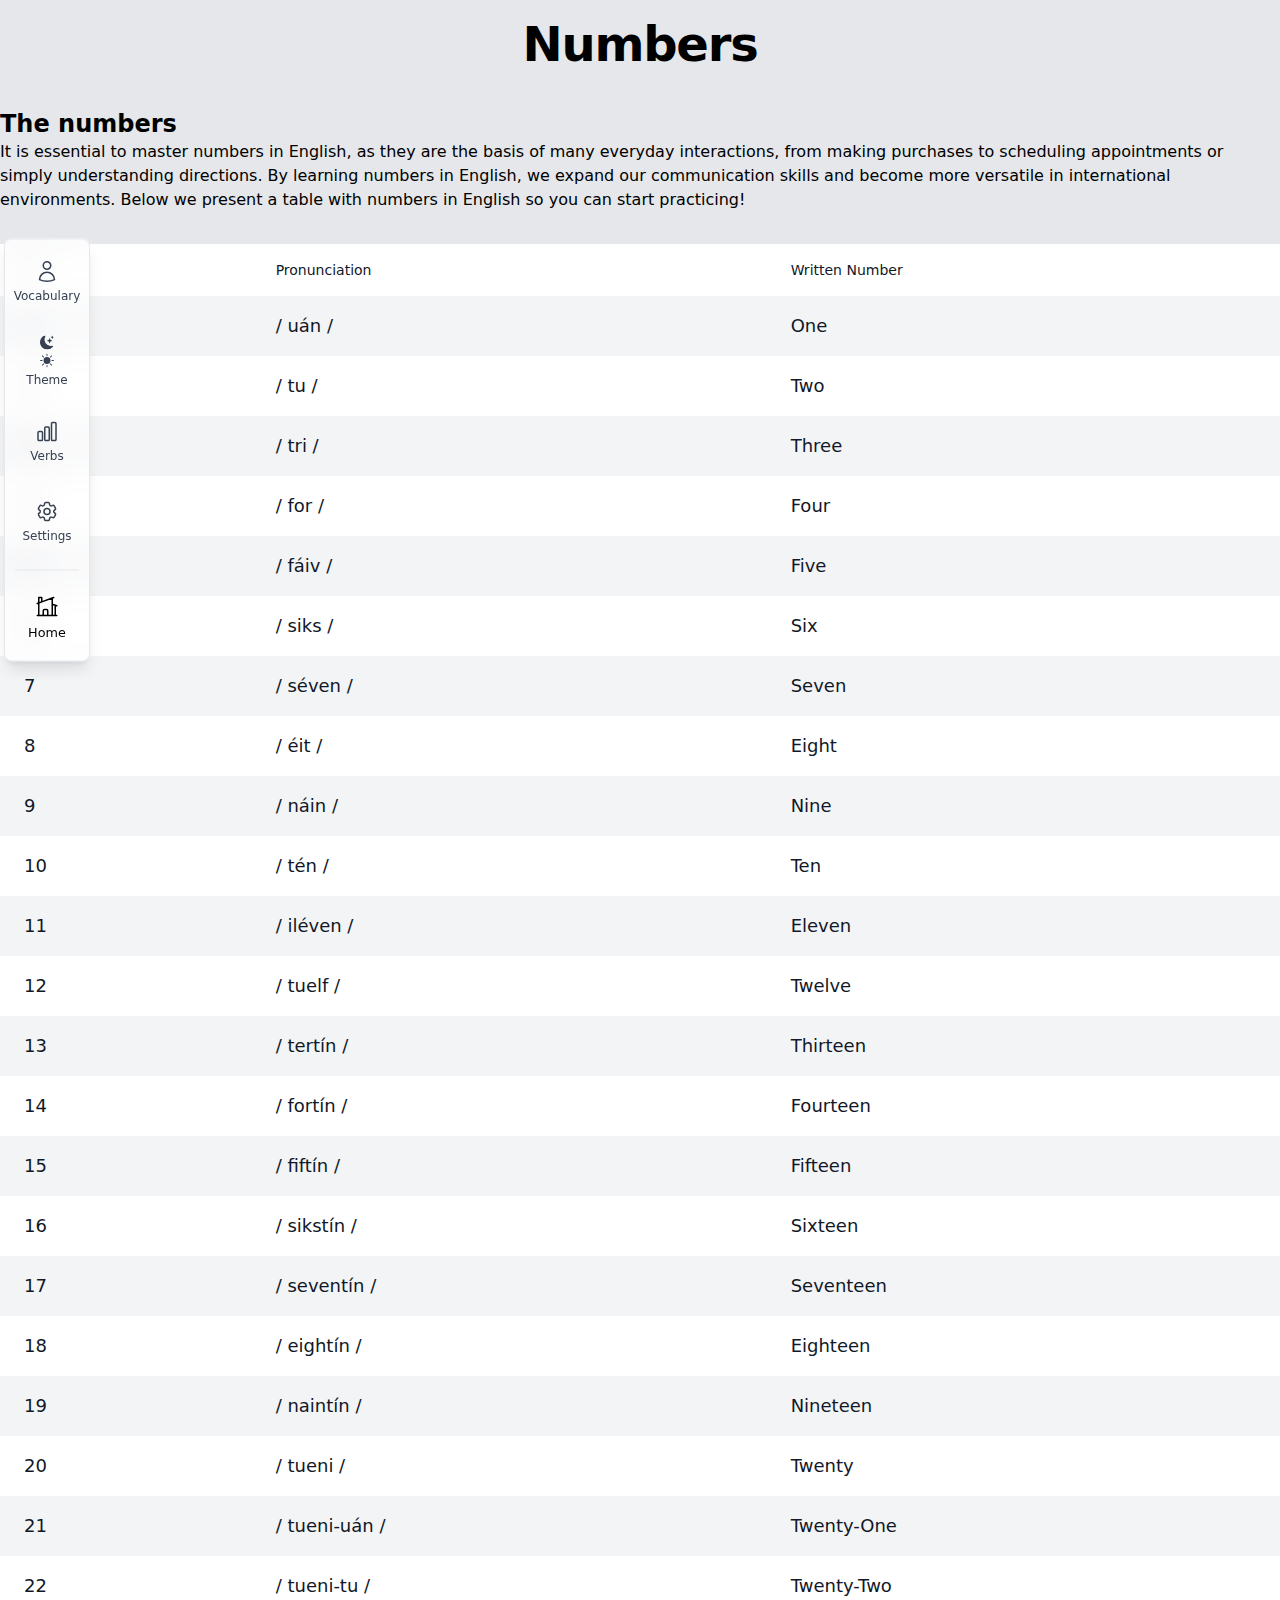
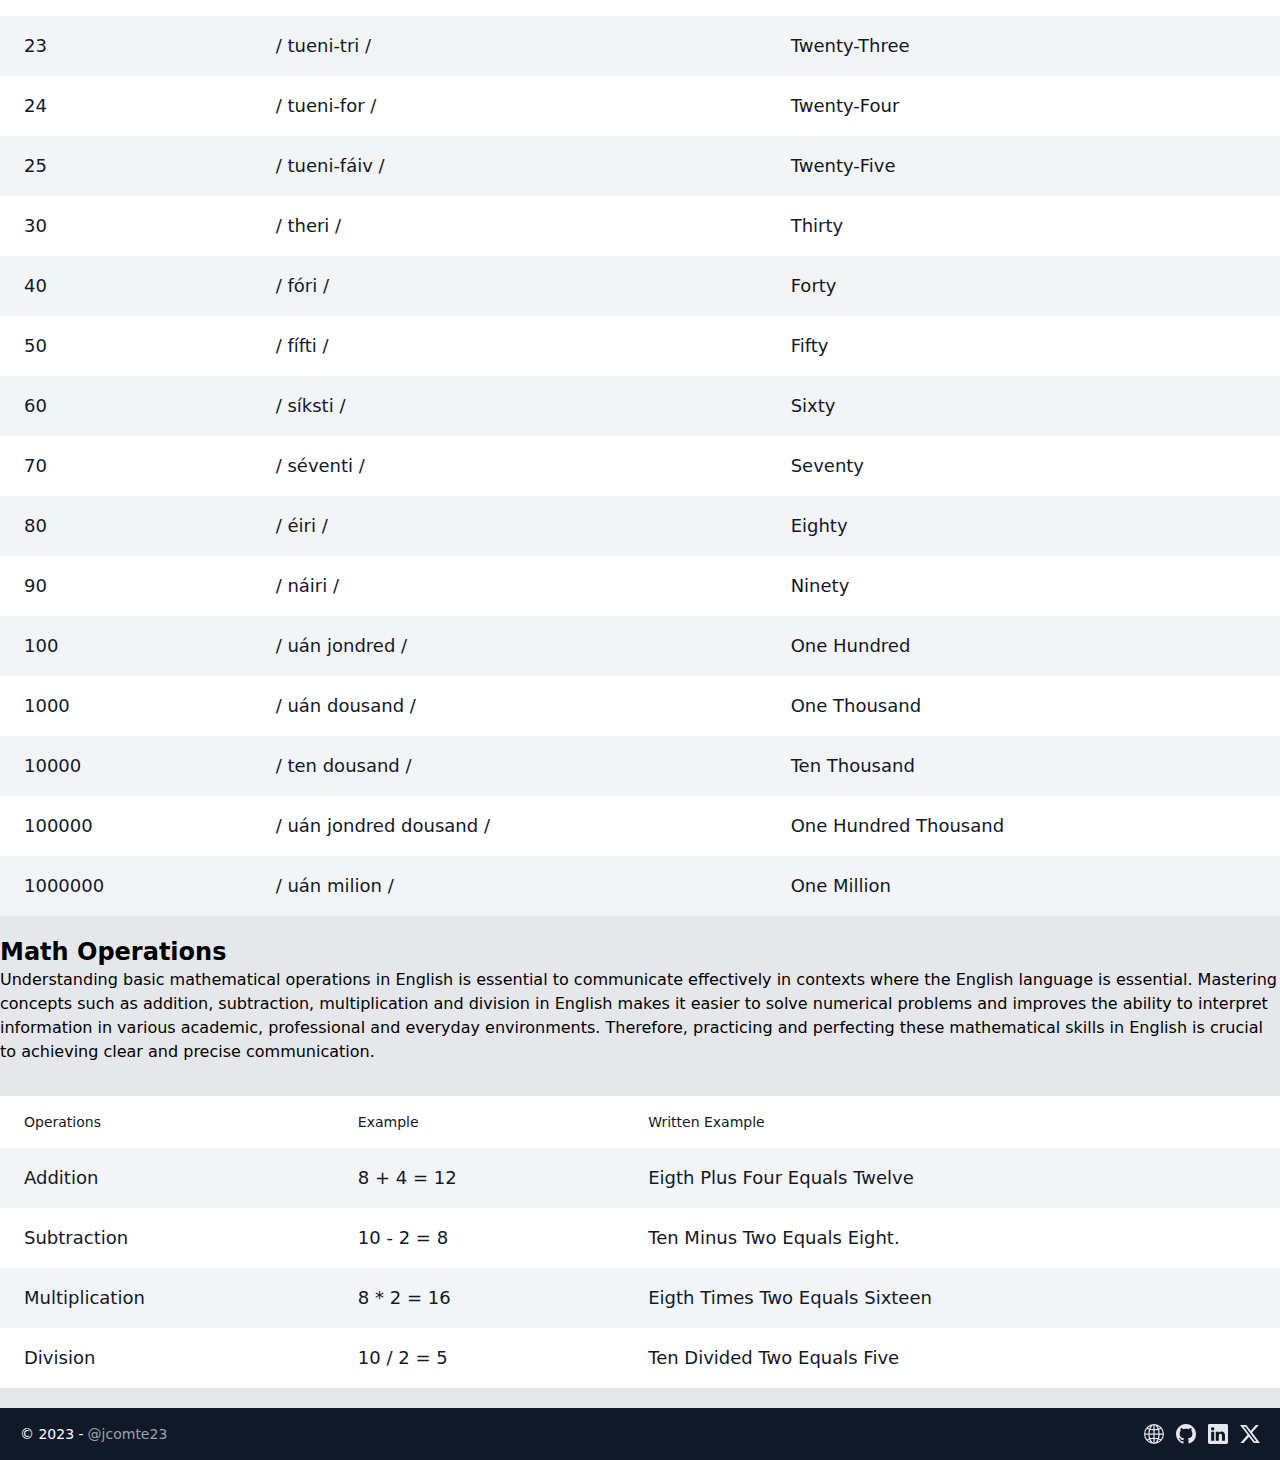
<file: src/a1/numbers.html>
<!DOCTYPE html>
<html lang="en">

<head>
    <meta charset="UTF-8">
    <meta name="viewport" content="width=device-width, initial-scale=1.0">
    <meta name="description"
        content="Enhance your English language skills with our interactive and comprehensive online learning platform. Explore engaging lessons, practice exercises, and language resources to boost your proficiency in reading, writing, speaking, and listening." />
    <meta name="keywords"
        content="English learning, language skills, ESL, vocabulary, grammar, interactive lessons, online education, fluency, language resources, language proficiency,Javier,Cómbita,Téllez,Combita,Tellez,jcomte23">
    <meta name="sitedomain" content="https://english.javiercombita.com/src/a1/introduction.html" />
    <meta name="organization" content="jcomte23" />
    <meta name="author" content="Javier Cómbita Téllez" />
    <meta name="designer" content="Javier Cómbita Téllez" />
    <meta name="robots" content="index,follow" />
    <meta name="googlebot" content="index,follow" />
    <meta name="revisit-after" content="15days" />
    <link rel="shortcut icon" href="../../img/favicon.ico" type="image/x-icon">
    <title>Introduction</title>
  <script type="module" crossorigin src="/assets/a1_numbers-1h85BTKv.js"></script>
  <link rel="modulepreload" crossorigin href="/assets/main-SguRgQrk.js">
  <link rel="stylesheet" crossorigin href="/assets/main-jSOqaZCE.css">
</head>

<body class="bg-gray-200 dark:text-gray-100 dark:bg-gray-800">
    <header class="pb-5">
        <h1 class="font-bold text-5xl mt-5 tracking-tight text-center">
            Numbers
        </h1>
        <nav id="nav"
            class="z-20 flex shrink-0 grow-0 justify-around gap-4 border-t border-gray-200 bg-white/50 p-2.5 shadow-lg backdrop-blur-lg dark:border-slate-600/60 dark:bg-slate-900/50 fixed top-2/4 -translate-y-2/4 left-1 min-h-[auto] min-w-[64px] flex-col rounded-lg border">
            <a href="#"
                class="flex aspect-square min-h-[32px] w-16 flex-col items-center justify-center gap-1 rounded-md p-1.5 hover:text-blue-500 text-gray-700  dark:text-white dark:hover:bg-slate-800">
                <svg xmlns="http://www.w3.org/2000/svg" fill="none" viewBox="0 0 24 24" stroke-width="1.5"
                    stroke="currentColor" class="w-6 h-6 shrink-0">
                    <path stroke-linecap="round" stroke-linejoin="round"
                        d="M15.75 6a3.75 3.75 0 11-7.5 0 3.75 3.75 0 017.5 0zM4.501 20.118a7.5 7.5 0 0114.998 0A17.933 17.933 0 0112 21.75c-2.676 0-5.216-.584-7.499-1.632z" />
                </svg>
                <small class="text-center text-xs font-medium capitalize"> Vocabulary</small>
            </a>
            <button id="theme-toggle" type="button" aria-label="btn-changeTheme"
                class="flex aspect-square min-h-[32px] w-16 flex-col items-center justify-center gap-1 rounded-md p-1.5 hover:text-blue-500 text-gray-700 hover:bg-gray-100 dark:text-white dark:hover:bg-slate-800">
                <svg xmlns="http://www.w3.org/2000/svg" id="theme-toggle-dark-icon" width="26" height="26"
                    fill="currentColor" class="bi bi-moon-stars-fill" viewBox="0 0 16 16">
                    <path
                        d="M6 .278a.77.77 0 0 1 .08.858 7.2 7.2 0 0 0-.878 3.46c0 4.021 3.278 7.277 7.318 7.277q.792-.001 1.533-.16a.79.79 0 0 1 .81.316.73.73 0 0 1-.031.893A8.35 8.35 0 0 1 8.344 16C3.734 16 0 12.286 0 7.71 0 4.266 2.114 1.312 5.124.06A.75.75 0 0 1 6 .278" />
                    <path
                        d="M10.794 3.148a.217.217 0 0 1 .412 0l.387 1.162c.173.518.579.924 1.097 1.097l1.162.387a.217.217 0 0 1 0 .412l-1.162.387a1.73 1.73 0 0 0-1.097 1.097l-.387 1.162a.217.217 0 0 1-.412 0l-.387-1.162A1.73 1.73 0 0 0 9.31 6.593l-1.162-.387a.217.217 0 0 1 0-.412l1.162-.387a1.73 1.73 0 0 0 1.097-1.097zM13.863.099a.145.145 0 0 1 .274 0l.258.774c.115.346.386.617.732.732l.774.258a.145.145 0 0 1 0 .274l-.774.258a1.16 1.16 0 0 0-.732.732l-.258.774a.145.145 0 0 1-.274 0l-.258-.774a1.16 1.16 0 0 0-.732-.732l-.774-.258a.145.145 0 0 1 0-.274l.774-.258c.346-.115.617-.386.732-.732z" />
                </svg>
                <svg xmlns="http://www.w3.org/2000/svg" id="theme-toggle-light-icon" width="26" height="26"
                    fill="currentColor" class="bi bi-sun-fill" viewBox="0 0 16 16">
                    <path
                        d="M8 12a4 4 0 1 0 0-8 4 4 0 0 0 0 8M8 0a.5.5 0 0 1 .5.5v2a.5.5 0 0 1-1 0v-2A.5.5 0 0 1 8 0m0 13a.5.5 0 0 1 .5.5v2a.5.5 0 0 1-1 0v-2A.5.5 0 0 1 8 13m8-5a.5.5 0 0 1-.5.5h-2a.5.5 0 0 1 0-1h2a.5.5 0 0 1 .5.5M3 8a.5.5 0 0 1-.5.5h-2a.5.5 0 0 1 0-1h2A.5.5 0 0 1 3 8m10.657-5.657a.5.5 0 0 1 0 .707l-1.414 1.415a.5.5 0 1 1-.707-.708l1.414-1.414a.5.5 0 0 1 .707 0m-9.193 9.193a.5.5 0 0 1 0 .707L3.05 13.657a.5.5 0 0 1-.707-.707l1.414-1.414a.5.5 0 0 1 .707 0m9.193 2.121a.5.5 0 0 1-.707 0l-1.414-1.414a.5.5 0 0 1 .707-.707l1.414 1.414a.5.5 0 0 1 0 .707M4.464 4.465a.5.5 0 0 1-.707 0L2.343 3.05a.5.5 0 1 1 .707-.707l1.414 1.414a.5.5 0 0 1 0 .708" />
                </svg>
                <small class="text-center text-xs font-medium"> Theme </small>
            </button>

            <a href="#"
                class="flex aspect-square min-h-[32px] w-16 flex-col items-center justify-center gap-1 rounded-md p-1.5 hover:text-blue-500 text-gray-700 hover:bg-gray-100 dark:text-white dark:hover:bg-slate-800">
                <svg xmlns="http://www.w3.org/2000/svg" fill="none" viewBox="0 0 24 24" stroke-width="1.5"
                    stroke="currentColor" class="w-6 h-6 shrink-0">
                    <path stroke-linecap="round" stroke-linejoin="round"
                        d="M3 13.125C3 12.504 3.504 12 4.125 12h2.25c.621 0 1.125.504 1.125 1.125v6.75C7.5 20.496 6.996 21 6.375 21h-2.25A1.125 1.125 0 013 19.875v-6.75zM9.75 8.625c0-.621.504-1.125 1.125-1.125h2.25c.621 0 1.125.504 1.125 1.125v11.25c0 .621-.504 1.125-1.125 1.125h-2.25a1.125 1.125 0 01-1.125-1.125V8.625zM16.5 4.125c0-.621.504-1.125 1.125-1.125h2.25C20.496 3 21 3.504 21 4.125v15.75c0 .621-.504 1.125-1.125 1.125h-2.25a1.125 1.125 0 01-1.125-1.125V4.125z" />
                </svg>
                <small class="text-center text-xs font-medium capitalize"> Verbs </small>
            </a>

            <a href="#"
                class="flex aspect-square min-h-[32px] w-16 flex-col items-center justify-center gap-1 rounded-md p-1.5 hover:text-blue-500 text-gray-700 hover:bg-gray-100 dark:text-white dark:hover:bg-slate-800">
                <svg xmlns="http://www.w3.org/2000/svg" fill="none" viewBox="0 0 24 24" stroke-width="1.5"
                    stroke="currentColor" class="w-6 h-6 shrink-0">
                    <path stroke-linecap="round" stroke-linejoin="round"
                        d="M9.594 3.94c.09-.542.56-.94 1.11-.94h2.593c.55 0 1.02.398 1.11.94l.213 1.281c.063.374.313.686.645.87.074.04.147.083.22.127.324.196.72.257 1.075.124l1.217-.456a1.125 1.125 0 011.37.49l1.296 2.247a1.125 1.125 0 01-.26 1.431l-1.003.827c-.293.24-.438.613-.431.992a6.759 6.759 0 010 .255c-.007.378.138.75.43.99l1.005.828c.424.35.534.954.26 1.43l-1.298 2.247a1.125 1.125 0 01-1.369.491l-1.217-.456c-.355-.133-.75-.072-1.076.124a6.57 6.57 0 01-.22.128c-.331.183-.581.495-.644.869l-.213 1.28c-.09.543-.56.941-1.11.941h-2.594c-.55 0-1.02-.398-1.11-.94l-.213-1.281c-.062-.374-.312-.686-.644-.87a6.52 6.52 0 01-.22-.127c-.325-.196-.72-.257-1.076-.124l-1.217.456a1.125 1.125 0 01-1.369-.49l-1.297-2.247a1.125 1.125 0 01.26-1.431l1.004-.827c.292-.24.437-.613.43-.992a6.932 6.932 0 010-.255c.007-.378-.138-.75-.43-.99l-1.004-.828a1.125 1.125 0 01-.26-1.43l1.297-2.247a1.125 1.125 0 011.37-.491l1.216.456c.356.133.751.072 1.076-.124.072-.044.146-.087.22-.128.332-.183.582-.495.644-.869l.214-1.281z" />
                    <path stroke-linecap="round" stroke-linejoin="round" d="M15 12a3 3 0 11-6 0 3 3 0 016 0z" />
                </svg>
                <small class="text-center text-xs font-medium"> Settings </small>
            </a>

            <hr class="dark:border-gray-700/60" />
            <a href="/"
                class="flex h-16 w-16 flex-col items-center justify-center gap-1 hover:text-blue-500  dark:text-white">
                <svg xmlns="http://www.w3.org/2000/svg" fill="none" viewBox="0 0 24 24" stroke-width="1.5"
                    stroke="currentColor" class="w-6 h-6">
                    <path stroke-linecap="round" stroke-linejoin="round"
                        d="M8.25 21v-4.875c0-.621.504-1.125 1.125-1.125h2.25c.621 0 1.125.504 1.125 1.125V21m0 0h4.5V3.545M12.75 21h7.5V10.75M2.25 21h1.5m18 0h-18M2.25 9l4.5-1.636M18.75 3l-1.5.545m0 6.205l3 1m1.5.5l-1.5-.5M6.75 7.364V3h-3v18m3-13.636l10.5-3.819" />
                </svg>
                <small className="text-xs font-medium">Home</small>
            </a>
        </nav>
    </header>

    <main class="overflow-hidden mb-5 ">
        <section class="container m-auto space-y-8 ">
            <article>
                <h2 class="mt-5 text-2xl font-bold">The numbers</h2>
                <p>It is essential to master numbers in English, as they are the basis of many everyday interactions,
                    from making purchases to scheduling appointments or simply understanding directions. By learning
                    numbers in English, we expand our communication skills and become more versatile in international
                    environments. Below we present a table with numbers in English so you can start practicing!</p>
            </article>
            <article class="rounded-lg">
                <table class="min-w-full table-auto">
                    <thead class="bg-white ">
                        <tr>
                            <th scope="col" class="text-sm font-medium text-gray-900 px-6 py-4 text-left capitalize">
                                #
                            </th>
                            <th scope="col" class="text-sm font-medium text-gray-900 px-6 py-4 text-left capitalize">
                                pronunciation
                            </th>
                            <th scope="col" class="text-sm font-medium text-gray-900 px-6 py-4 text-left capitalize">
                                written number
                            </th>
                        </tr>
                    </thead>
                    <tbody class="text-lg" id="tbody-numbers">
                    </tbody>
                </table>
            </article>
        </section>
        <section class="container m-auto space-y-8">
            <article>
                <h2 class="mt-5 text-2xl font-bold capitalize">math operations</h2>
                <p>Understanding basic mathematical operations in English is essential to communicate effectively in
                    contexts where the English language is essential. Mastering concepts such as addition, subtraction,
                    multiplication and division in English makes it easier to solve numerical problems and improves the
                    ability to interpret information in various academic, professional and everyday environments.
                    Therefore, practicing and perfecting these mathematical skills in English is crucial to achieving
                    clear and precise communication.</p>
            </article>
            <article class="rounded-lg">
                <table class="min-w-full table-auto">
                    <thead class="bg-white ">
                        <tr>
                            <th scope="col" class="text-sm font-medium text-gray-900 px-6 py-4 text-left capitalize">
                                operations
                            </th>
                            <th scope="col" class="text-sm font-medium text-gray-900 px-6 py-4 text-left capitalize">
                                example
                            </th>
                            <th scope="col" class="text-sm font-medium text-gray-900 px-6 py-4 text-left capitalize">
                                written example
                            </th>
                        </tr>
                    </thead>
                    <tbody class="text-lg">
                        <tr class="bg-gray-100">
                            <td class="px-6 py-4 whitespace-nowrap  font-medium text-gray-900">Addition</td>
                            <td class="text-gray-900 font-light px-6 py-4 whitespace-nowrap">
                                8 <b>+</b> 4 = 12
                            </td>
                            <td class="capitalize text-gray-900 font-light px-6 py-4 whitespace-nowrap">
                                eigth <b>plus</b> four <b>equals</b> twelve
                            </td>
                        </tr>
                        <tr class="bg-white">
                            <td class="px-6 py-4 whitespace-nowrap  font-medium text-gray-900">Subtraction</td>
                            <td class="text-gray-900 font-light px-6 py-4 whitespace-nowrap">
                                10 <b>-</b> 2 = 8
                            </td>
                            <td class="capitalize text-gray-900 font-light px-6 py-4 whitespace-nowrap">
                                Ten <b>minus</b> two <b>equals</b> eight.
                            </td>
                        </tr>
                        <tr class="bg-gray-100">
                            <td class="px-6 py-4 whitespace-nowrap  font-medium text-gray-900">Multiplication</td>
                            <td class="text-gray-900 font-light px-6 py-4 whitespace-nowrap">
                                8 <b>*</b> 2 = 16
                            </td>
                            <td class="capitalize text-gray-900 font-light px-6 py-4 whitespace-nowrap">
                                eigth <b>times</b> two <b>equals</b> sixteen
                            </td>
                        </tr>
                        <tr class="bg-white">
                            <td class="px-6 py-4 whitespace-nowrap  font-medium text-gray-900">Division</td>
                            <td class="text-gray-900 font-light px-6 py-4 whitespace-nowrap">
                                10 <b>/</b> 2 = 5
                            </td>
                            <td class="capitalize text-gray-900 font-light px-6 py-4 whitespace-nowrap">
                                Ten <b>divided</b> two <b>equals</b> five
                            </td>
                        </tr>

                    </tbody>
                </table>
            </article>
        </section>
    </main>

    <footer class="text-gray-600 body-font bg-gray-700 ">
        <div class="bg-gray-900">
            <div class="container mx-auto py-4 px-5 flex flex-wrap flex-col sm:flex-row">
                <p class="text-white text-sm text-center sm:text-left">© 2023 -<a href="https://github.com/jcomte23"
                        rel="noopener noreferrer" class="text-gray-400 ml-1" target="_blank">@jcomte23</a>
                </p>
                <span class="inline-flex sm:ml-auto sm:mt-0 mt-2 justify-center sm:justify-start">
                    <a class="text-gray-200" href="https://javiercombita.com" target="_blank"
                        aria-label="Online Portfolio">
                        <svg xmlns="http://www.w3.org/2000/svg" width="20" height="20" fill="currentColor"
                            class="bi bi-globe2" viewBox="0 0 16 16">
                            <path
                                d="M0 8a8 8 0 1 1 16 0A8 8 0 0 1 0 8m7.5-6.923c-.67.204-1.335.82-1.887 1.855q-.215.403-.395.872c.705.157 1.472.257 2.282.287zM4.249 3.539q.214-.577.481-1.078a7 7 0 0 1 .597-.933A7 7 0 0 0 3.051 3.05q.544.277 1.198.49zM3.509 7.5c.036-1.07.188-2.087.436-3.008a9 9 0 0 1-1.565-.667A6.96 6.96 0 0 0 1.018 7.5zm1.4-2.741a12.3 12.3 0 0 0-.4 2.741H7.5V5.091c-.91-.03-1.783-.145-2.591-.332M8.5 5.09V7.5h2.99a12.3 12.3 0 0 0-.399-2.741c-.808.187-1.681.301-2.591.332zM4.51 8.5c.035.987.176 1.914.399 2.741A13.6 13.6 0 0 1 7.5 10.91V8.5zm3.99 0v2.409c.91.03 1.783.145 2.591.332.223-.827.364-1.754.4-2.741zm-3.282 3.696q.18.469.395.872c.552 1.035 1.218 1.65 1.887 1.855V11.91c-.81.03-1.577.13-2.282.287zm.11 2.276a7 7 0 0 1-.598-.933 9 9 0 0 1-.481-1.079 8.4 8.4 0 0 0-1.198.49 7 7 0 0 0 2.276 1.522zm-1.383-2.964A13.4 13.4 0 0 1 3.508 8.5h-2.49a6.96 6.96 0 0 0 1.362 3.675c.47-.258.995-.482 1.565-.667m6.728 2.964a7 7 0 0 0 2.275-1.521 8.4 8.4 0 0 0-1.197-.49 9 9 0 0 1-.481 1.078 7 7 0 0 1-.597.933M8.5 11.909v3.014c.67-.204 1.335-.82 1.887-1.855q.216-.403.395-.872A12.6 12.6 0 0 0 8.5 11.91zm3.555-.401c.57.185 1.095.409 1.565.667A6.96 6.96 0 0 0 14.982 8.5h-2.49a13.4 13.4 0 0 1-.437 3.008M14.982 7.5a6.96 6.96 0 0 0-1.362-3.675c-.47.258-.995.482-1.565.667.248.92.4 1.938.437 3.008zM11.27 2.461q.266.502.482 1.078a8.4 8.4 0 0 0 1.196-.49 7 7 0 0 0-2.275-1.52c.218.283.418.597.597.932m-.488 1.343a8 8 0 0 0-.395-.872C9.835 1.897 9.17 1.282 8.5 1.077V4.09c.81-.03 1.577-.13 2.282-.287z" />
                        </svg>
                    </a>
                    <a class="ml-3 text-gray-200" href="https://github.com/jcomte23" target="_blank"
                        aria-label="Profile in github">
                        <svg xmlns="http://www.w3.org/2000/svg" width="20" height="20" fill="currentColor"
                            class="bi bi-github" viewBox="0 0 16 16">
                            <path
                                d="M8 0C3.58 0 0 3.58 0 8c0 3.54 2.29 6.53 5.47 7.59.4.07.55-.17.55-.38 0-.19-.01-.82-.01-1.49-2.01.37-2.53-.49-2.69-.94-.09-.23-.48-.94-.82-1.13-.28-.15-.68-.52-.01-.53.63-.01 1.08.58 1.23.82.72 1.21 1.87.87 2.33.66.07-.52.28-.87.51-1.07-1.78-.2-3.64-.89-3.64-3.95 0-.87.31-1.59.82-2.15-.08-.2-.36-1.02.08-2.12 0 0 .67-.21 2.2.82.64-.18 1.32-.27 2-.27s1.36.09 2 .27c1.53-1.04 2.2-.82 2.2-.82.44 1.1.16 1.92.08 2.12.51.56.82 1.27.82 2.15 0 3.07-1.87 3.75-3.65 3.95.29.25.54.73.54 1.48 0 1.07-.01 1.93-.01 2.2 0 .21.15.46.55.38A8.01 8.01 0 0 0 16 8c0-4.42-3.58-8-8-8" />
                        </svg>
                    </a>
                    <a class="ml-3 text-gray-200"
                        href="https://co.linkedin.com/in/javier-c%C3%B3mbita-t%C3%A9llez-4b4aa3258" target="_blank"
                        aria-label="Profile in linkedin">
                        <svg xmlns="http://www.w3.org/2000/svg" width="20" height="20" fill="currentColor"
                            class="bi bi-linkedin" viewBox="0 0 16 16">
                            <path
                                d="M0 1.146C0 .513.526 0 1.175 0h13.65C15.474 0 16 .513 16 1.146v13.708c0 .633-.526 1.146-1.175 1.146H1.175C.526 16 0 15.487 0 14.854zm4.943 12.248V6.169H2.542v7.225zm-1.2-8.212c.837 0 1.358-.554 1.358-1.248-.015-.709-.52-1.248-1.342-1.248S2.4 3.226 2.4 3.934c0 .694.521 1.248 1.327 1.248zm4.908 8.212V9.359c0-.216.016-.432.08-.586.173-.431.568-.878 1.232-.878.869 0 1.216.662 1.216 1.634v3.865h2.401V9.25c0-2.22-1.184-3.252-2.764-3.252-1.274 0-1.845.7-2.165 1.193v.025h-.016l.016-.025V6.169h-2.4c.03.678 0 7.225 0 7.225z" />
                        </svg>
                    </a>
                    <a class="ml-3 text-gray-200" href="https://twitter.com/jcomte23" target="_blank"
                        aria-label="Profile in twitter">
                        <svg xmlns="http://www.w3.org/2000/svg" width="20" height="20" fill="currentColor"
                            class="bi bi-twitter-x" viewBox="0 0 16 16">
                            <path
                                d="M12.6.75h2.454l-5.36 6.142L16 15.25h-4.937l-3.867-5.07-4.425 5.07H.316l5.733-6.57L0 .75h5.063l3.495 4.633L12.601.75Zm-.86 13.028h1.36L4.323 2.145H2.865z" />
                        </svg>
                    </a>
                </span>
            </div>
        </div>
    </footer>
</body>

</html>
</file>
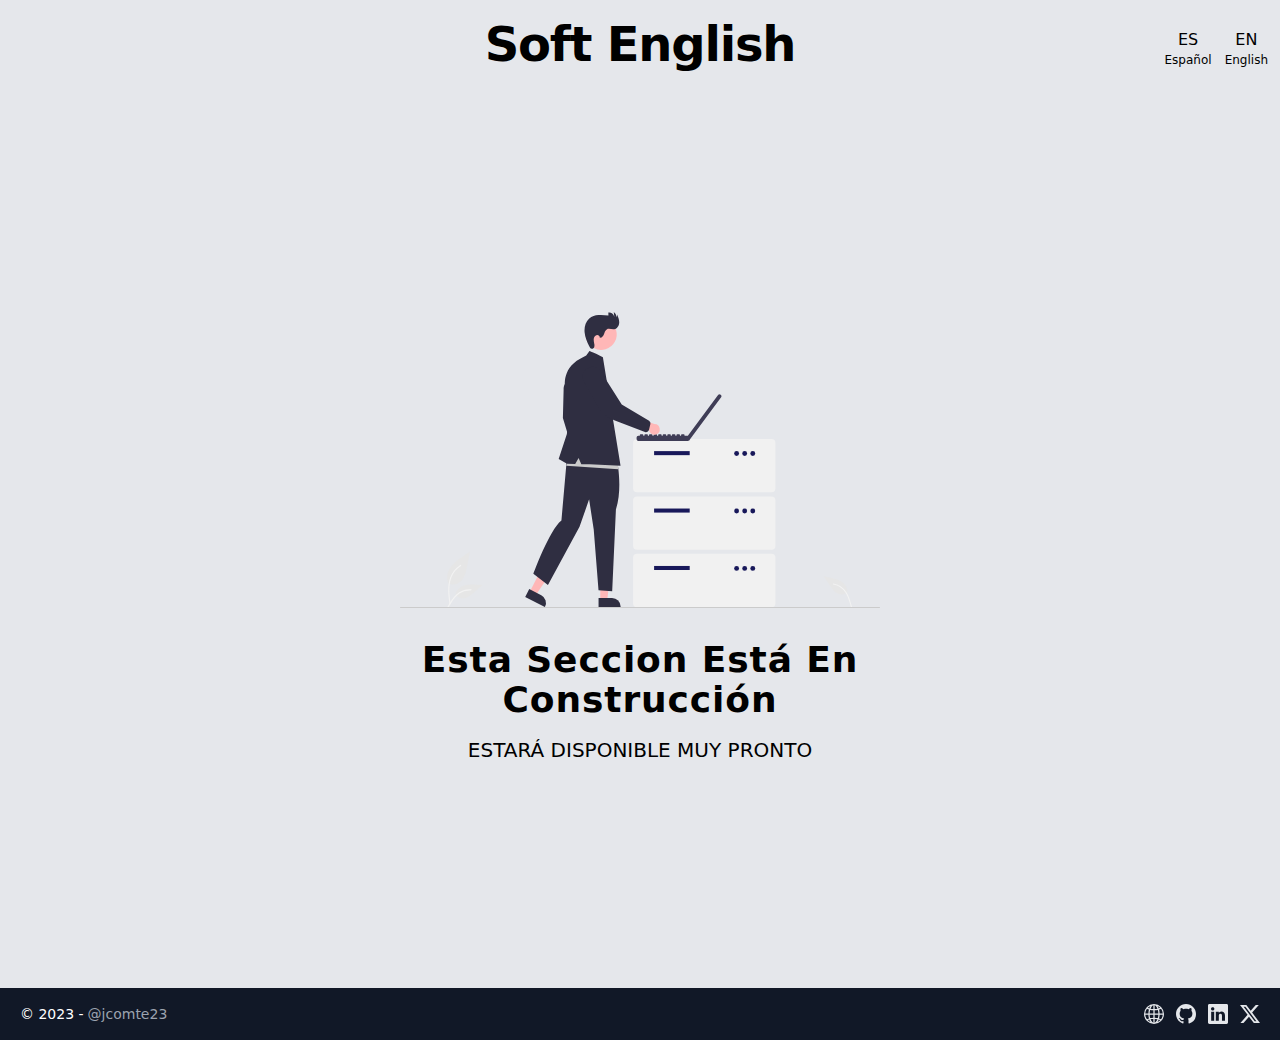
<file: src/dev/webconstruction.html>
<!DOCTYPE html>
<html lang="en">

<head>
    <meta charset="UTF-8">
    <meta name="viewport" content="width=device-width, initial-scale=1.0">
    <title>Document</title>
  <script type="module" crossorigin src="/assets/main-SguRgQrk.js"></script>
  <script type="module" crossorigin src="/assets/translator-P4mY_9XB.js"></script>
  <link rel="stylesheet" crossorigin href="/assets/main-jSOqaZCE.css">
</head>

<body class="bg-gray-200 dark:text-gray-100 dark:bg-gray-800">
    <header class="pb-5">
        <div class="absolute top-0 right-0 py-6 px-2">
            <button type="button" class="text-center hover:text-blue-500" onclick="changeLanguage('es')">
                <span class="block px-1 pt-1 pb-1">
                    <span>ES</span>
                    <span class="block text-xs pb-2">Español</span>
                </span>
            </button>
            <button type="button" class="text-center hover:text-blue-500" onclick="changeLanguage('en')">
                <span class="block px-1 pt-1 pb-1">
                    <span>EN</span>
                    <span class="block text-xs pb-2">English</span>
                </span>
            </button>
        </div>
        <h1 class="font-bold text-5xl mt-5 tracking-tight text-center">
            Soft English
        </h1>

    </header>

    <main class="w-full h-screen flex flex-col items-center justify-between">
        <section class="xl:w-1/2 flex-1 flex flex-col items-center justify-center text-center px-4 lg:px-0">
            <svg class="w-3/4" xmlns="http://www.w3.org/2000/svg" data-name="Layer 1" viewBox="0 0 945 583.2243"
                xmlns:xlink="http://www.w3.org/1999/xlink">
                <path id="b0cf38c7-358d-48dc-a444-e9782686dfa5-94" data-name="Path 438"
                    d="M222.88482,693.5243a24.21463,24.21463,0,0,0,23.38269-4.11877c8.18977-6.87442,10.758-18.196,12.84671-28.68191l6.17972-31.01657-12.93769,8.90836c-9.30465,6.40641-18.81827,13.01866-25.26012,22.29785s-9.25222,21.94708-4.07792,31.988"
                    transform="translate(-127.5 -158.38785)" fill="#e6e6e6"></path>
                <path id="acbbaa8b-0bc2-4bc9-96d7-93dd88f90f19-95" data-name="Path 439"
                    d="M224.88254,733.23486c-1.6284-11.86369-3.30382-23.88079-2.15885-35.87167,1.01467-10.64933,4.26374-21.04881,10.87831-29.57938a49.20592,49.20592,0,0,1,12.62466-11.44039c1.26216-.79648,2.4241,1.20354,1.16733,1.997A46.77938,46.77938,0,0,0,228.88954,680.666c-4.02858,10.24607-4.67546,21.41582-3.98154,32.30029.41943,6.58218,1.31074,13.12121,2.20587,19.65252a1.19817,1.19817,0,0,1-.808,1.4225,1.16348,1.16348,0,0,1-1.42253-.808Z"
                    transform="translate(-127.5 -158.38785)" fill="#f2f2f2"></path>
                <path id="bed63620-84ae-4c66-a7c8-0d9b30f8c1e7-96" data-name="Path 442"
                    d="M236.60356,714.19841A17.82515,17.82515,0,0,0,252.135,722.217c7.8644-.37318,14.41806-5.85972,20.31713-11.07026l17.452-15.40881-11.54988-.5528c-8.30619-.39784-16.82672-.771-24.73813,1.79338s-15.20758,8.72639-16.654,16.9154"
                    transform="translate(-127.5 -158.38785)" fill="#e6e6e6"></path>
                <path id="fc4eb8ca-daad-4589-b224-2c71eec1c546-97" data-name="Path 443"
                    d="M220.27955,740.05454c7.83972-13.87142,16.93235-29.28794,33.1808-34.21551A37.02589,37.02589,0,0,1,267.4158,704.398c1.4819.128,1.1118,2.41174-.367,2.28454a34.39824,34.39824,0,0,0-22.27164,5.89215c-6.27994,4.27453-11.16975,10.21755-15.30781,16.51907-2.5351,3.8605-4.80576,7.88445-7.07642,11.903C221.66738,742.28125,219.54555,741.35371,220.27955,740.05454Z"
                    transform="translate(-127.5 -158.38785)" fill="#f2f2f2"></path>
                <path id="ec83fa9a-7bb4-4b90-a90b-e1cec4444963-98" data-name="Path 442"
                    d="M1008.35714,710.03894a17.82515,17.82515,0,0,1-17.065,3.78282c-7.50783-2.37076-12.4416-9.35006-16.813-15.89522l-12.93426-19.3574,11.30757,2.41744c8.132,1.73826,16.46493,3.55513,23.45819,8.05635s12.47224,12.32329,11.77771,20.61"
                    transform="translate(-127.5 -158.38785)" fill="#e6e6e6"></path>
                <path id="e32935a9-e392-46b4-9a67-68c65f1cc9fa-99" data-name="Path 443"
                    d="M1017.53074,739.20841c-4.03412-15.41439-8.88464-32.64277-23.33408-41.55944a37.026,37.026,0,0,0-13.12367-4.9599c-1.46539-.255-1.69126,2.04749-.22905,2.30247a34.39822,34.39822,0,0,1,20.02606,11.3886c4.9789,5.73758,8.18741,12.733,10.57751,19.88279,1.46425,4.38021,2.63106,8.85084,3.79926,13.31624C1015.61991,741.00647,1017.90833,740.652,1017.53074,739.20841Z"
                    transform="translate(-127.5 -158.38785)" fill="#f2f2f2"></path>
                <path
                    d="M858.65906,513.48057H594.33494a7.97081,7.97081,0,0,1-7.96157-7.96157V416.34942a7.97081,7.97081,0,0,1,7.96157-7.96157H858.65906a7.9707,7.9707,0,0,1,7.96157,7.96157V505.519A7.9707,7.9707,0,0,1,858.65906,513.48057Z"
                    transform="translate(-127.5 -158.38785)" fill="#f1f1f1"></path>
                <rect x="500.27353" y="273.88471" width="70.06181" height="7.96157" fill="#18185a"></rect>
                <circle cx="662.68956" cy="278.66165" r="4.77694" fill="#18185a"></circle>
                <circle cx="678.6127" cy="278.66165" r="4.77694" fill="#18185a"></circle>
                <circle cx="694.53583" cy="278.66165" r="4.77694" fill="#18185a"></circle>
                <path
                    d="M858.65906,626.53486H594.33494a7.97081,7.97081,0,0,1-7.96157-7.96157V529.40371a7.97081,7.97081,0,0,1,7.96157-7.96157H858.65906a7.9707,7.9707,0,0,1,7.96157,7.96157v89.16958A7.9707,7.9707,0,0,1,858.65906,626.53486Z"
                    transform="translate(-127.5 -158.38785)" fill="#f1f1f1"></path>
                <rect x="500.27353" y="386.939" width="70.06181" height="7.96157" fill="#18185a"></rect>
                <circle cx="662.68956" cy="391.71594" r="4.77694" fill="#18185a"></circle>
                <circle cx="678.6127" cy="391.71594" r="4.77694" fill="#18185a"></circle>
                <circle cx="694.53583" cy="391.71594" r="4.77694" fill="#18185a"></circle>
                <path
                    d="M858.65906,739.58915H594.33494a7.97081,7.97081,0,0,1-7.96157-7.96156V642.458a7.97081,7.97081,0,0,1,7.96157-7.96157H858.65906a7.9707,7.9707,0,0,1,7.96157,7.96157v89.16959A7.97069,7.97069,0,0,1,858.65906,739.58915Z"
                    transform="translate(-127.5 -158.38785)" fill="#f1f1f1"></path>
                <rect x="500.27353" y="499.99329" width="70.06181" height="7.96157" fill="#18185a"></rect>
                <circle cx="662.68956" cy="504.77024" r="4.77694" fill="#18185a"></circle>
                <circle cx="678.6127" cy="504.77024" r="4.77694" fill="#18185a"></circle>
                <circle cx="694.53583" cy="504.77024" r="4.77694" fill="#18185a"></circle>
                <path
                    d="M759.01179,321.31453l-.29232-.216-.007-.00528a3.57626,3.57626,0,0,0-5.00334.73888L694.21319,401.9379h-6.54562v-1.53783a1.43056,1.43056,0,0,0-1.43052-1.43052h-3.90531a1.43056,1.43056,0,0,0-1.43052,1.43052v1.53783h-2.26034v-1.53783a1.43056,1.43056,0,0,0-1.43052-1.43052h-3.9053a1.43057,1.43057,0,0,0-1.43053,1.43052v1.53783h-2.253v-1.53783a1.43057,1.43057,0,0,0-1.43053-1.43052h-3.9053a1.43056,1.43056,0,0,0-1.43052,1.43052v1.53783h-2.26034v-1.53783a1.43056,1.43056,0,0,0-1.43052-1.43052H655.259a1.43057,1.43057,0,0,0-1.43053,1.43052v1.53783h-2.253v-1.53783a1.43057,1.43057,0,0,0-1.43053-1.43052h-3.9053a1.43034,1.43034,0,0,0-1.43052,1.43052v1.53783H642.5488v-1.53783a1.43056,1.43056,0,0,0-1.43052-1.43052H637.213a1.43057,1.43057,0,0,0-1.43053,1.43052v1.53783h-2.26034v-1.53783a1.43056,1.43056,0,0,0-1.43052-1.43052h-3.9053a1.43057,1.43057,0,0,0-1.43053,1.43052v1.53783h-2.253v-1.53783a1.43056,1.43056,0,0,0-1.43052-1.43052h-3.9053a1.43057,1.43057,0,0,0-1.43053,1.43052v1.53783h-2.26034v-1.53783a1.43056,1.43056,0,0,0-1.43052-1.43052h-3.9053a1.43057,1.43057,0,0,0-1.43053,1.43052v1.53783h-2.253v-1.53783a1.43056,1.43056,0,0,0-1.43052-1.43052h-3.90531a1.43056,1.43056,0,0,0-1.43052,1.43052v1.53783H596.858a3.57618,3.57618,0,0,0-3.57631,3.57631V408.926a3.57618,3.57618,0,0,0,3.57631,3.57631h96.76151a5.32944,5.32944,0,0,0,5.21778-4.24744l.037.02751L759.74521,326.325l.00559-.00707A3.57671,3.57671,0,0,0,759.01179,321.31453Z"
                    transform="translate(-127.5 -158.38785)" fill="#3f3d56"></path>
                <polygon points="255.504 550.825 267.523 556.976 296.966 513.544 279.228 504.466 255.504 550.825"
                    fill="#ffb7b7"></polygon>
                <path
                    d="M381.94612,703.72021l23.66983,12.113.001.00049a16.94563,16.94563,0,0,1,7.3641,22.8037l-.25087.49017-38.75427-19.83265Z"
                    transform="translate(-127.5 -158.38785)" fill="#2f2e41"></path>
                <polygon points="394.317 567.652 407.819 567.652 414.242 515.575 394.315 515.575 394.317 567.652"
                    fill="#ffb7b7"></polygon>
                <path
                    d="M518.37323,721.632l26.58922-.00107h.00107a16.94563,16.94563,0,0,1,16.94473,16.94446v.55063l-43.53421.00162Z"
                    transform="translate(-127.5 -158.38785)" fill="#2f2e41"></path>
                <path
                    d="M458.66285,301.26058s-9.0412-6.9268-9.0412,9.99291l-1.42756,55.91271,15.94107,52.81966,9.27913-17.1307-3.80682-37.11652Z"
                    transform="translate(-127.5 -158.38785)" fill="#2f2e41"></path>
                <path
                    d="M555.37734,454.19165s10.48418,51.058-2.79579,92.95976l-7.33892,161.10695-26.90941-2.09684-9.43576-119.51969-9.0863-59.41037-18.87153,54.16828L418.73348,696.02681l-28.65677-22.36625s31.75629-86.64916,55.2167-104.84184l11.76615-134.011Z"
                    transform="translate(-127.5 -158.38785)" fill="#2f2e41"></path>
                <circle cx="523.48018" cy="202.31369" r="30.68251"
                    transform="translate(-32.63308 406.2144) rotate(-61.33685)" fill="#ffb7b7"></circle>
                <path
                    d="M521.30883,208.82157c3.67807.47856,6.45254-3.28467,7.73937-6.76336s2.2673-7.5286,5.46514-9.40772c4.36891-2.56725,9.95872.52048,14.95479-.32655,5.64211-.95654,9.31053-6.93607,9.598-12.65146s-1.987-11.21239-4.21862-16.48193l-.77911,6.54884a12.98679,12.98679,0,0,0-5.67512-11.35154l1.00419,9.60941A10.199,10.199,0,0,0,537.6641,159.558l.15814,5.72564c-6.51663-.77489-13.09021-1.55087-19.62615-.96052s-13.11751,2.65828-18.0712,6.96269c-7.40994,6.43874-10.11621,17.04088-9.20765,26.81529s4.94341,18.95675,9.14865,27.827c1.058,2.23177,2.52146,4.75016,4.97491,5.03445,2.20445.25544,4.22155-1.58732,4.90683-3.698a13.40422,13.40422,0,0,0-.0595-6.58474c-.62-3.2946-1.40155-6.6621-.81863-9.96346s2.9579-6.56372,6.28582-6.96831,6.73322,3.3994,5.13321,6.34537Z"
                    transform="translate(-127.5 -158.38785)" fill="#2f2e41"></path>
                <polygon points="429.776 309.458 327.357 302.85 335.066 270.913 428.674 291.838 429.776 309.458"
                    fill="#cbcbcb"></polygon>
                <path
                    d="M494.11389,244.15824l6.424-8.91878s7.18028,2.44014,26.40983,12.01183l1.35857,8.35615L561.685,460.9092,501.01375,458.292l-16.5219-.35153-5.4068-12.12-6.66725,11.86313-16.13421-.34328-16.41693-9.51706,16.179-49.48869,5.23438-45.206-8.0895-42.58883s-10.17937-39.10848,29.027-60.19538Z"
                    transform="translate(-127.5 -158.38785)" fill="#2f2e41"></path>
                <path
                    d="M630.86271,399.57305a10.48605,10.48605,0,0,1-13.04108-9.40577L581.82654,380.526l14.48005-12.85707,31.9616,11.12669a10.54289,10.54289,0,0,1,2.59452,20.77747Z"
                    transform="translate(-127.5 -158.38785)" fill="#ffb7b7"></path>
                <path
                    d="M614.74112,394.13009a6.14221,6.14221,0,0,1-4.987.39563l-59.21317-22.47383a63.2273,63.2273,0,0,1-34.03214-28.68449l-24.6929-44.04893a19.76509,19.76509,0,1,1,29.49118-26.323L564.04672,340.737l53.7869,31.53448a6.15547,6.15547,0,0,1,2.61747,6.54608l-2.67464,11.33426a6.1431,6.1431,0,0,1-1.86626,3.15032A6.07364,6.07364,0,0,1,614.74112,394.13009Z"
                    transform="translate(-127.5 -158.38785)" fill="#2f2e41"></path>
                <path d="M1071.5,741.38785h-943a1,1,0,0,1,0-2h943a1,1,0,0,1,0,2Z"
                    transform="translate(-127.5 -158.38785)" fill="#cbcbcb"></path>
            </svg>
            <p class="text-4xl font-bold  capitalize tracking-wide mt-8" data-i18n="website_is_under_construction"></p>
            <p class="text-xl  uppercase mt-4" data-i18n="will_be_available_very_soon"></p>
        </section>
    </main>

    <footer class="text-gray-600 body-font bg-gray-700 ">
        <div class="bg-gray-900">
            <div class="container mx-auto py-4 px-5 flex flex-wrap flex-col sm:flex-row">
                <p class="text-white text-sm text-center sm:text-left">© 2023 -<a href="https://github.com/jcomte23"
                        rel="noopener noreferrer" class="text-gray-400 ml-1" target="_blank">@jcomte23</a>
                </p>
                <span class="inline-flex sm:ml-auto sm:mt-0 mt-2 justify-center sm:justify-start">
                    <a class="text-gray-200" href="https://javiercombita.com" target="_blank"
                        aria-label="Online Portfolio">
                        <svg xmlns="http://www.w3.org/2000/svg" width="20" height="20" fill="currentColor"
                            class="bi bi-globe2" viewBox="0 0 16 16">
                            <path
                                d="M0 8a8 8 0 1 1 16 0A8 8 0 0 1 0 8m7.5-6.923c-.67.204-1.335.82-1.887 1.855q-.215.403-.395.872c.705.157 1.472.257 2.282.287zM4.249 3.539q.214-.577.481-1.078a7 7 0 0 1 .597-.933A7 7 0 0 0 3.051 3.05q.544.277 1.198.49zM3.509 7.5c.036-1.07.188-2.087.436-3.008a9 9 0 0 1-1.565-.667A6.96 6.96 0 0 0 1.018 7.5zm1.4-2.741a12.3 12.3 0 0 0-.4 2.741H7.5V5.091c-.91-.03-1.783-.145-2.591-.332M8.5 5.09V7.5h2.99a12.3 12.3 0 0 0-.399-2.741c-.808.187-1.681.301-2.591.332zM4.51 8.5c.035.987.176 1.914.399 2.741A13.6 13.6 0 0 1 7.5 10.91V8.5zm3.99 0v2.409c.91.03 1.783.145 2.591.332.223-.827.364-1.754.4-2.741zm-3.282 3.696q.18.469.395.872c.552 1.035 1.218 1.65 1.887 1.855V11.91c-.81.03-1.577.13-2.282.287zm.11 2.276a7 7 0 0 1-.598-.933 9 9 0 0 1-.481-1.079 8.4 8.4 0 0 0-1.198.49 7 7 0 0 0 2.276 1.522zm-1.383-2.964A13.4 13.4 0 0 1 3.508 8.5h-2.49a6.96 6.96 0 0 0 1.362 3.675c.47-.258.995-.482 1.565-.667m6.728 2.964a7 7 0 0 0 2.275-1.521 8.4 8.4 0 0 0-1.197-.49 9 9 0 0 1-.481 1.078 7 7 0 0 1-.597.933M8.5 11.909v3.014c.67-.204 1.335-.82 1.887-1.855q.216-.403.395-.872A12.6 12.6 0 0 0 8.5 11.91zm3.555-.401c.57.185 1.095.409 1.565.667A6.96 6.96 0 0 0 14.982 8.5h-2.49a13.4 13.4 0 0 1-.437 3.008M14.982 7.5a6.96 6.96 0 0 0-1.362-3.675c-.47.258-.995.482-1.565.667.248.92.4 1.938.437 3.008zM11.27 2.461q.266.502.482 1.078a8.4 8.4 0 0 0 1.196-.49 7 7 0 0 0-2.275-1.52c.218.283.418.597.597.932m-.488 1.343a8 8 0 0 0-.395-.872C9.835 1.897 9.17 1.282 8.5 1.077V4.09c.81-.03 1.577-.13 2.282-.287z" />
                        </svg>
                    </a>
                    <a class="ml-3 text-gray-200" href="https://github.com/jcomte23" target="_blank"
                        aria-label="Profile in github">
                        <svg xmlns="http://www.w3.org/2000/svg" width="20" height="20" fill="currentColor"
                            class="bi bi-github" viewBox="0 0 16 16">
                            <path
                                d="M8 0C3.58 0 0 3.58 0 8c0 3.54 2.29 6.53 5.47 7.59.4.07.55-.17.55-.38 0-.19-.01-.82-.01-1.49-2.01.37-2.53-.49-2.69-.94-.09-.23-.48-.94-.82-1.13-.28-.15-.68-.52-.01-.53.63-.01 1.08.58 1.23.82.72 1.21 1.87.87 2.33.66.07-.52.28-.87.51-1.07-1.78-.2-3.64-.89-3.64-3.95 0-.87.31-1.59.82-2.15-.08-.2-.36-1.02.08-2.12 0 0 .67-.21 2.2.82.64-.18 1.32-.27 2-.27s1.36.09 2 .27c1.53-1.04 2.2-.82 2.2-.82.44 1.1.16 1.92.08 2.12.51.56.82 1.27.82 2.15 0 3.07-1.87 3.75-3.65 3.95.29.25.54.73.54 1.48 0 1.07-.01 1.93-.01 2.2 0 .21.15.46.55.38A8.01 8.01 0 0 0 16 8c0-4.42-3.58-8-8-8" />
                        </svg>
                    </a>
                    <a class="ml-3 text-gray-200"
                        href="https://co.linkedin.com/in/javier-c%C3%B3mbita-t%C3%A9llez-4b4aa3258" target="_blank"
                        aria-label="Profile in linkedin">
                        <svg xmlns="http://www.w3.org/2000/svg" width="20" height="20" fill="currentColor"
                            class="bi bi-linkedin" viewBox="0 0 16 16">
                            <path
                                d="M0 1.146C0 .513.526 0 1.175 0h13.65C15.474 0 16 .513 16 1.146v13.708c0 .633-.526 1.146-1.175 1.146H1.175C.526 16 0 15.487 0 14.854zm4.943 12.248V6.169H2.542v7.225zm-1.2-8.212c.837 0 1.358-.554 1.358-1.248-.015-.709-.52-1.248-1.342-1.248S2.4 3.226 2.4 3.934c0 .694.521 1.248 1.327 1.248zm4.908 8.212V9.359c0-.216.016-.432.08-.586.173-.431.568-.878 1.232-.878.869 0 1.216.662 1.216 1.634v3.865h2.401V9.25c0-2.22-1.184-3.252-2.764-3.252-1.274 0-1.845.7-2.165 1.193v.025h-.016l.016-.025V6.169h-2.4c.03.678 0 7.225 0 7.225z" />
                        </svg>
                    </a>
                    <a class="ml-3 text-gray-200" href="https://twitter.com/jcomte23" target="_blank"
                        aria-label="Profile in twitter">
                        <svg xmlns="http://www.w3.org/2000/svg" width="20" height="20" fill="currentColor"
                            class="bi bi-twitter-x" viewBox="0 0 16 16">
                            <path
                                d="M12.6.75h2.454l-5.36 6.142L16 15.25h-4.937l-3.867-5.07-4.425 5.07H.316l5.733-6.57L0 .75h5.063l3.495 4.633L12.601.75Zm-.86 13.028h1.36L4.323 2.145H2.865z" />
                        </svg>
                    </a>
                </span>
            </div>
        </div>
    </footer>
</body>

</html>
</file>
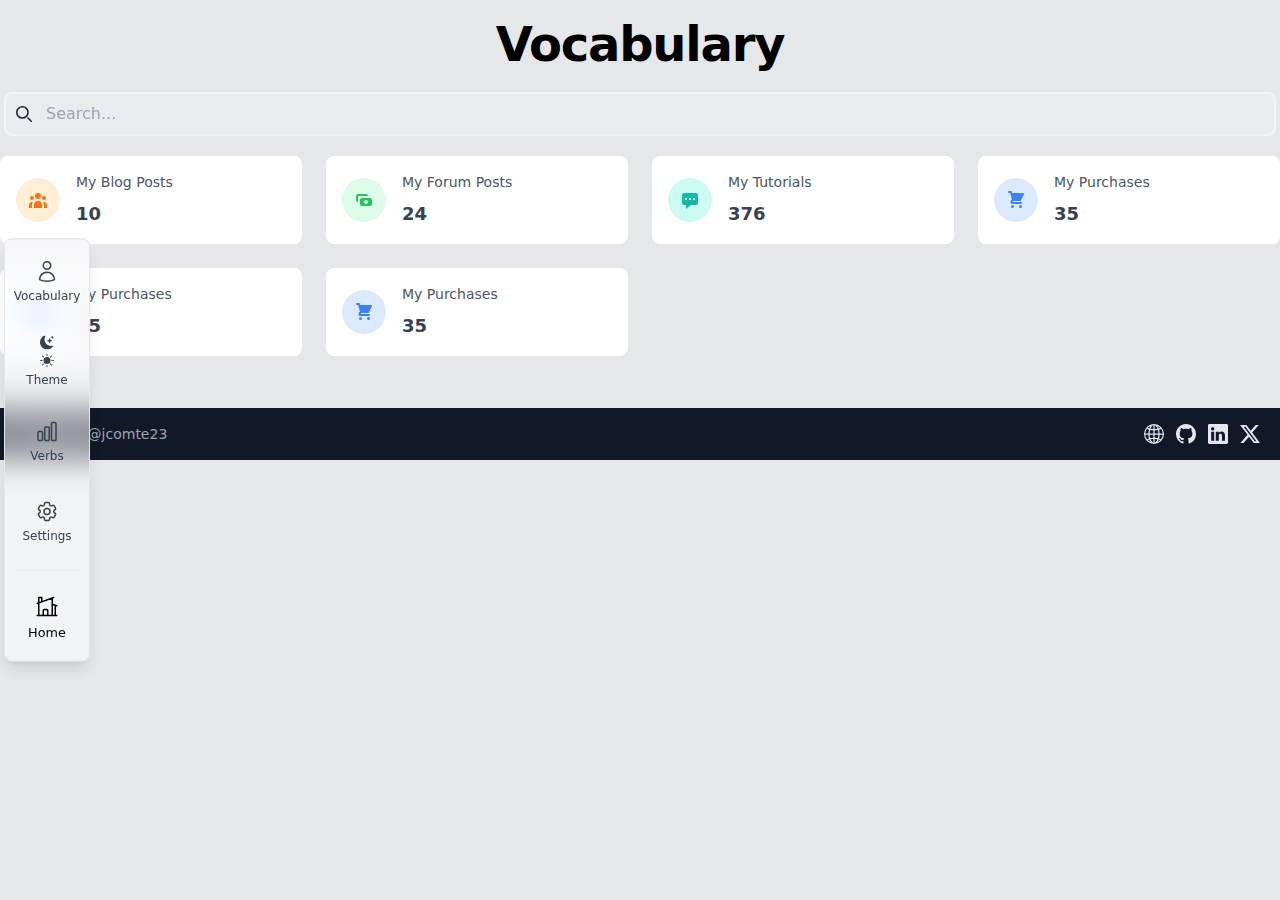
<file: src/vocabulary/home.html>
<!DOCTYPE html>
<html lang="en">

<head>
    <meta charset="UTF-8">
    <meta name="viewport" content="width=device-width, initial-scale=1.0">
    <meta name="description"
        content="Enhance your English language skills with our interactive and comprehensive online learning platform. Explore engaging lessons, practice exercises, and language resources to boost your proficiency in reading, writing, speaking, and listening." />
    <meta name="keywords"
        content="English learning, language skills, ESL, vocabulary, grammar, interactive lessons, online education, fluency, language resources, language proficiency,Javier,Cómbita,Téllez,Combita,Tellez,jcomte23">
    <meta name="sitedomain" content="https://english.javiercombita.com/src/vocabulary/home.html" />
    <meta name="organization" content="jcomte23" />
    <meta name="author" content="Javier Cómbita Téllez" />
    <meta name="designer" content="Javier Cómbita Téllez" />
    <meta name="robots" content="index,follow" />
    <meta name="googlebot" content="index,follow" />
    <meta name="revisit-after" content="15days" />
    <link rel="shortcut icon" href="../../img/favicon.ico" type="image/x-icon">
    <title>Vocabulary</title>
  <script type="module" crossorigin src="/assets/main-SguRgQrk.js"></script>
  <script type="module" crossorigin src="/assets/translator-P4mY_9XB.js"></script>
  <link rel="stylesheet" crossorigin href="/assets/main-jSOqaZCE.css">
</head>

<body class="bg-gray-200 dark:text-gray-100 dark:bg-gray-800">
    <header class="pb-5">
        <nav id="nav"
            class="z-20 flex shrink-0 grow-0 justify-around gap-4 border-t border-gray-200 bg-white/50 p-2.5 shadow-lg backdrop-blur-lg dark:border-slate-600/60 dark:bg-slate-900/50 fixed top-2/4 -translate-y-2/4 left-1 min-h-[auto] min-w-[64px] flex-col rounded-lg border">
            <a href="#"
                class="flex aspect-square min-h-[32px] w-16 flex-col items-center justify-center gap-1 rounded-md p-1.5 hover:text-blue-500 text-gray-700  dark:text-white dark:hover:bg-slate-800">
                <svg xmlns="http://www.w3.org/2000/svg" fill="none" viewBox="0 0 24 24" stroke-width="1.5"
                    stroke="currentColor" class="w-6 h-6 shrink-0">
                    <path stroke-linecap="round" stroke-linejoin="round"
                        d="M15.75 6a3.75 3.75 0 11-7.5 0 3.75 3.75 0 017.5 0zM4.501 20.118a7.5 7.5 0 0114.998 0A17.933 17.933 0 0112 21.75c-2.676 0-5.216-.584-7.499-1.632z" />
                </svg>
                <small class="text-center text-xs font-medium capitalize"> Vocabulary</small>
            </a>
            <button id="theme-toggle" type="button" aria-label="btn-changeTheme"
                class="flex aspect-square min-h-[32px] w-16 flex-col items-center justify-center gap-1 rounded-md p-1.5 hover:text-blue-500 text-gray-700 hover:bg-gray-100 dark:text-white dark:hover:bg-slate-800">
                <svg xmlns="http://www.w3.org/2000/svg" id="theme-toggle-dark-icon" width="26" height="26"
                    fill="currentColor" class="bi bi-moon-stars-fill" viewBox="0 0 16 16">
                    <path
                        d="M6 .278a.77.77 0 0 1 .08.858 7.2 7.2 0 0 0-.878 3.46c0 4.021 3.278 7.277 7.318 7.277q.792-.001 1.533-.16a.79.79 0 0 1 .81.316.73.73 0 0 1-.031.893A8.35 8.35 0 0 1 8.344 16C3.734 16 0 12.286 0 7.71 0 4.266 2.114 1.312 5.124.06A.75.75 0 0 1 6 .278" />
                    <path
                        d="M10.794 3.148a.217.217 0 0 1 .412 0l.387 1.162c.173.518.579.924 1.097 1.097l1.162.387a.217.217 0 0 1 0 .412l-1.162.387a1.73 1.73 0 0 0-1.097 1.097l-.387 1.162a.217.217 0 0 1-.412 0l-.387-1.162A1.73 1.73 0 0 0 9.31 6.593l-1.162-.387a.217.217 0 0 1 0-.412l1.162-.387a1.73 1.73 0 0 0 1.097-1.097zM13.863.099a.145.145 0 0 1 .274 0l.258.774c.115.346.386.617.732.732l.774.258a.145.145 0 0 1 0 .274l-.774.258a1.16 1.16 0 0 0-.732.732l-.258.774a.145.145 0 0 1-.274 0l-.258-.774a1.16 1.16 0 0 0-.732-.732l-.774-.258a.145.145 0 0 1 0-.274l.774-.258c.346-.115.617-.386.732-.732z" />
                </svg>
                <svg xmlns="http://www.w3.org/2000/svg" id="theme-toggle-light-icon" width="26" height="26"
                    fill="currentColor" class="bi bi-sun-fill" viewBox="0 0 16 16">
                    <path
                        d="M8 12a4 4 0 1 0 0-8 4 4 0 0 0 0 8M8 0a.5.5 0 0 1 .5.5v2a.5.5 0 0 1-1 0v-2A.5.5 0 0 1 8 0m0 13a.5.5 0 0 1 .5.5v2a.5.5 0 0 1-1 0v-2A.5.5 0 0 1 8 13m8-5a.5.5 0 0 1-.5.5h-2a.5.5 0 0 1 0-1h2a.5.5 0 0 1 .5.5M3 8a.5.5 0 0 1-.5.5h-2a.5.5 0 0 1 0-1h2A.5.5 0 0 1 3 8m10.657-5.657a.5.5 0 0 1 0 .707l-1.414 1.415a.5.5 0 1 1-.707-.708l1.414-1.414a.5.5 0 0 1 .707 0m-9.193 9.193a.5.5 0 0 1 0 .707L3.05 13.657a.5.5 0 0 1-.707-.707l1.414-1.414a.5.5 0 0 1 .707 0m9.193 2.121a.5.5 0 0 1-.707 0l-1.414-1.414a.5.5 0 0 1 .707-.707l1.414 1.414a.5.5 0 0 1 0 .707M4.464 4.465a.5.5 0 0 1-.707 0L2.343 3.05a.5.5 0 1 1 .707-.707l1.414 1.414a.5.5 0 0 1 0 .708" />
                </svg>
                <small class="text-center text-xs font-medium"> Theme </small>
            </button>

            <a href="#"
                class="flex aspect-square min-h-[32px] w-16 flex-col items-center justify-center gap-1 rounded-md p-1.5 hover:text-blue-500 text-gray-700 hover:bg-gray-100 dark:text-white dark:hover:bg-slate-800">
                <svg xmlns="http://www.w3.org/2000/svg" fill="none" viewBox="0 0 24 24" stroke-width="1.5"
                    stroke="currentColor" class="w-6 h-6 shrink-0">
                    <path stroke-linecap="round" stroke-linejoin="round"
                        d="M3 13.125C3 12.504 3.504 12 4.125 12h2.25c.621 0 1.125.504 1.125 1.125v6.75C7.5 20.496 6.996 21 6.375 21h-2.25A1.125 1.125 0 013 19.875v-6.75zM9.75 8.625c0-.621.504-1.125 1.125-1.125h2.25c.621 0 1.125.504 1.125 1.125v11.25c0 .621-.504 1.125-1.125 1.125h-2.25a1.125 1.125 0 01-1.125-1.125V8.625zM16.5 4.125c0-.621.504-1.125 1.125-1.125h2.25C20.496 3 21 3.504 21 4.125v15.75c0 .621-.504 1.125-1.125 1.125h-2.25a1.125 1.125 0 01-1.125-1.125V4.125z" />
                </svg>
                <small class="text-center text-xs font-medium capitalize"> Verbs </small>
            </a>

            <a href="#"
                class="flex aspect-square min-h-[32px] w-16 flex-col items-center justify-center gap-1 rounded-md p-1.5 hover:text-blue-500 text-gray-700 hover:bg-gray-100 dark:text-white dark:hover:bg-slate-800">
                <svg xmlns="http://www.w3.org/2000/svg" fill="none" viewBox="0 0 24 24" stroke-width="1.5"
                    stroke="currentColor" class="w-6 h-6 shrink-0">
                    <path stroke-linecap="round" stroke-linejoin="round"
                        d="M9.594 3.94c.09-.542.56-.94 1.11-.94h2.593c.55 0 1.02.398 1.11.94l.213 1.281c.063.374.313.686.645.87.074.04.147.083.22.127.324.196.72.257 1.075.124l1.217-.456a1.125 1.125 0 011.37.49l1.296 2.247a1.125 1.125 0 01-.26 1.431l-1.003.827c-.293.24-.438.613-.431.992a6.759 6.759 0 010 .255c-.007.378.138.75.43.99l1.005.828c.424.35.534.954.26 1.43l-1.298 2.247a1.125 1.125 0 01-1.369.491l-1.217-.456c-.355-.133-.75-.072-1.076.124a6.57 6.57 0 01-.22.128c-.331.183-.581.495-.644.869l-.213 1.28c-.09.543-.56.941-1.11.941h-2.594c-.55 0-1.02-.398-1.11-.94l-.213-1.281c-.062-.374-.312-.686-.644-.87a6.52 6.52 0 01-.22-.127c-.325-.196-.72-.257-1.076-.124l-1.217.456a1.125 1.125 0 01-1.369-.49l-1.297-2.247a1.125 1.125 0 01.26-1.431l1.004-.827c.292-.24.437-.613.43-.992a6.932 6.932 0 010-.255c.007-.378-.138-.75-.43-.99l-1.004-.828a1.125 1.125 0 01-.26-1.43l1.297-2.247a1.125 1.125 0 011.37-.491l1.216.456c.356.133.751.072 1.076-.124.072-.044.146-.087.22-.128.332-.183.582-.495.644-.869l.214-1.281z" />
                    <path stroke-linecap="round" stroke-linejoin="round" d="M15 12a3 3 0 11-6 0 3 3 0 016 0z" />
                </svg>
                <small class="text-center text-xs font-medium"> Settings </small>
            </a>

            <hr class="dark:border-gray-700/60" />
            <a href="/"
                class="flex h-16 w-16 flex-col items-center justify-center gap-1 hover:text-blue-500  dark:text-white">
                <svg xmlns="http://www.w3.org/2000/svg" fill="none" viewBox="0 0 24 24" stroke-width="1.5"
                    stroke="currentColor" class="w-6 h-6">
                    <path stroke-linecap="round" stroke-linejoin="round"
                        d="M8.25 21v-4.875c0-.621.504-1.125 1.125-1.125h2.25c.621 0 1.125.504 1.125 1.125V21m0 0h4.5V3.545M12.75 21h7.5V10.75M2.25 21h1.5m18 0h-18M2.25 9l4.5-1.636M18.75 3l-1.5.545m0 6.205l3 1m1.5.5l-1.5-.5M6.75 7.364V3h-3v18m3-13.636l10.5-3.819" />
                </svg>
                <small className="text-xs font-medium">Home</small>
            </a>
        </nav>
        <h1 class="font-bold text-5xl mt-5 tracking-tight text-center">Vocabulary</h1>
    </header>

    <main class="overflow-hidden mb-5">
        <div class="container mx-auto grid">
            <div class="w-full flex justify-center p-1 mb-4">
                <div class="relative w-full">
                  <input type="text" class="w-full backdrop-blur-sm bg-white/20 py-2 pl-10 pr-4 rounded-lg focus:outline-none border-2 border-gray-100 focus:border-violet-300 transition-colors duration-300" placeholder="Search...">
                  <div class="absolute inset-y-0 left-0 pl-3 flex items-center pointer-events-none">
                    <svg class="w-4 h-4 text-gray-800 dark:text-white" aria-hidden="true" xmlns="http://www.w3.org/2000/svg" fill="none" viewBox="0 0 20 20">
                      <path stroke="currentColor" stroke-linecap="round" stroke-linejoin="round" stroke-width="2" d="m19 19-4-4m0-7A7 7 0 1 1 1 8a7 7 0 0 1 14 0Z" />
                    </svg>
                  </div>
                </div>
              </div>

            <!-- Cards -->
            <div class="grid gap-6 mb-8 md:grid-cols-2 xl:grid-cols-4">
                <!-- Card -->
                <div class="flex items-center p-4 bg-white rounded-lg shadow-xs dark:bg-gray-800">
                    <div
                        class="p-3 mr-4 text-orange-500 bg-orange-100 rounded-full dark:text-orange-100 dark:bg-orange-500">
                        <svg class="w-5 h-5" fill="currentColor" viewBox="0 0 20 20">
                            <path
                                d="M13 6a3 3 0 11-6 0 3 3 0 016 0zM18 8a2 2 0 11-4 0 2 2 0 014 0zM14 15a4 4 0 00-8 0v3h8v-3zM6 8a2 2 0 11-4 0 2 2 0 014 0zM16 18v-3a5.972 5.972 0 00-.75-2.906A3.005 3.005 0 0119 15v3h-3zM4.75 12.094A5.973 5.973 0 004 15v3H1v-3a3 3 0 013.75-2.906z">
                            </path>
                        </svg>
                    </div>
                    <div>
                        <p class="mb-2 text-sm font-medium text-gray-600 dark:text-gray-400">
                            My Blog Posts
                        </p>
                        <p class="text-lg font-semibold text-gray-700 dark:text-gray-200">
                            10
                        </p>
                    </div>
                </div>
                <!-- Card -->
                <div class="flex items-center p-4 bg-white rounded-lg shadow-xs dark:bg-gray-800">
                    <div
                        class="p-3 mr-4 text-green-500 bg-green-100 rounded-full dark:text-green-100 dark:bg-green-500">
                        <svg class="w-5 h-5" fill="currentColor" viewBox="0 0 20 20">
                            <path fill-rule="evenodd"
                                d="M4 4a2 2 0 00-2 2v4a2 2 0 002 2V6h10a2 2 0 00-2-2H4zm2 6a2 2 0 012-2h8a2 2 0 012 2v4a2 2 0 01-2 2H8a2 2 0 01-2-2v-4zm6 4a2 2 0 100-4 2 2 0 000 4z"
                                clip-rule="evenodd"></path>
                        </svg>
                    </div>
                    <div>
                        <p class="mb-2 text-sm font-medium text-gray-600 dark:text-gray-400">
                            My Forum Posts
                        </p>
                        <p class="text-lg font-semibold text-gray-700 dark:text-gray-200">
                            24
                        </p>
                    </div>
                </div>
                <!-- Card -->
                <div class="flex items-center p-4 bg-white rounded-lg shadow-xs dark:bg-gray-800">
                    <div class="p-3 mr-4 text-teal-500 bg-teal-100 rounded-full dark:text-teal-100 dark:bg-teal-500">
                        <svg class="w-5 h-5" fill="currentColor" viewBox="0 0 20 20">
                            <path fill-rule="evenodd"
                                d="M18 5v8a2 2 0 01-2 2h-5l-5 4v-4H4a2 2 0 01-2-2V5a2 2 0 012-2h12a2 2 0 012 2zM7 8H5v2h2V8zm2 0h2v2H9V8zm6 0h-2v2h2V8z"
                                clip-rule="evenodd"></path>
                        </svg>
                    </div>
                    <div>
                        <p class="mb-2 text-sm font-medium text-gray-600 dark:text-gray-400">
                            My Tutorials
                        </p>
                        <p class="text-lg font-semibold text-gray-700 dark:text-gray-200">
                            376
                        </p>
                    </div>
                </div>
                <!-- Card -->
                <div class="flex items-center p-4 bg-white rounded-lg shadow-xs dark:bg-gray-800">

                    <div class="p-3 mr-4 text-blue-500 bg-blue-100 rounded-full dark:text-blue-100 dark:bg-blue-500">
                        <svg class="w-5 h-5" fill="currentColor" viewBox="0 0 20 20">
                            <path
                                d="M3 1a1 1 0 000 2h1.22l.305 1.222a.997.997 0 00.01.042l1.358 5.43-.893.892C3.74 11.846 4.632 14 6.414 14H15a1 1 0 000-2H6.414l1-1H14a1 1 0 00.894-.553l3-6A1 1 0 0017 3H6.28l-.31-1.243A1 1 0 005 1H3zM16 16.5a1.5 1.5 0 11-3 0 1.5 1.5 0 013 0zM6.5 18a1.5 1.5 0 100-3 1.5 1.5 0 000 3z">
                            </path>
                        </svg>
                    </div>
                    <div>
                        <p class="mb-2 text-sm font-medium text-gray-600 dark:text-gray-400">
                            My Purchases
                        </p>
                        <p class="text-lg font-semibold text-gray-700 dark:text-gray-200">
                            35
                        </p>
                    </div>
                </div>
                <!-- Card -->
                <div class="flex items-center p-4 bg-white rounded-lg shadow-xs dark:bg-gray-800">

                    <div class="p-3 mr-4 text-blue-500 bg-blue-100 rounded-full dark:text-blue-100 dark:bg-blue-500">
                        <svg class="w-5 h-5" fill="currentColor" viewBox="0 0 20 20">
                            <path
                                d="M3 1a1 1 0 000 2h1.22l.305 1.222a.997.997 0 00.01.042l1.358 5.43-.893.892C3.74 11.846 4.632 14 6.414 14H15a1 1 0 000-2H6.414l1-1H14a1 1 0 00.894-.553l3-6A1 1 0 0017 3H6.28l-.31-1.243A1 1 0 005 1H3zM16 16.5a1.5 1.5 0 11-3 0 1.5 1.5 0 013 0zM6.5 18a1.5 1.5 0 100-3 1.5 1.5 0 000 3z">
                            </path>
                        </svg>
                    </div>
                    <div>
                        <p class="mb-2 text-sm font-medium text-gray-600 dark:text-gray-400">
                            My Purchases
                        </p>
                        <p class="text-lg font-semibold text-gray-700 dark:text-gray-200">
                            35
                        </p>
                    </div>
                </div>
                <!-- Card -->
                <div class="flex items-center p-4 bg-white rounded-lg shadow-xs dark:bg-gray-800">

                    <div class="p-3 mr-4 text-blue-500 bg-blue-100 rounded-full dark:text-blue-100 dark:bg-blue-500">
                        <svg class="w-5 h-5" fill="currentColor" viewBox="0 0 20 20">
                            <path
                                d="M3 1a1 1 0 000 2h1.22l.305 1.222a.997.997 0 00.01.042l1.358 5.43-.893.892C3.74 11.846 4.632 14 6.414 14H15a1 1 0 000-2H6.414l1-1H14a1 1 0 00.894-.553l3-6A1 1 0 0017 3H6.28l-.31-1.243A1 1 0 005 1H3zM16 16.5a1.5 1.5 0 11-3 0 1.5 1.5 0 013 0zM6.5 18a1.5 1.5 0 100-3 1.5 1.5 0 000 3z">
                            </path>
                        </svg>
                    </div>
                    <div>
                        <p class="mb-2 text-sm font-medium text-gray-600 dark:text-gray-400">
                            My Purchases
                        </p>
                        <p class="text-lg font-semibold text-gray-700 dark:text-gray-200">
                            35
                        </p>
                    </div>
                </div>
            </div>
        </div>
    </main>

    <footer class="text-gray-600 body-font bg-gray-700 ">
        <div class="bg-gray-900">
            <div class="container mx-auto py-4 px-5 flex flex-wrap flex-col sm:flex-row">
                <p class="text-white text-sm text-center sm:text-left">© 2023 -<a href="https://github.com/jcomte23"
                        rel="noopener noreferrer" class="text-gray-400 ml-1" target="_blank">@jcomte23</a>
                </p>
                <span class="inline-flex sm:ml-auto sm:mt-0 mt-2 justify-center sm:justify-start">
                    <a class="text-gray-200" href="https://javiercombita.com" target="_blank"
                        aria-label="Online Portfolio">
                        <svg xmlns="http://www.w3.org/2000/svg" width="20" height="20" fill="currentColor"
                            class="bi bi-globe2" viewBox="0 0 16 16">
                            <path
                                d="M0 8a8 8 0 1 1 16 0A8 8 0 0 1 0 8m7.5-6.923c-.67.204-1.335.82-1.887 1.855q-.215.403-.395.872c.705.157 1.472.257 2.282.287zM4.249 3.539q.214-.577.481-1.078a7 7 0 0 1 .597-.933A7 7 0 0 0 3.051 3.05q.544.277 1.198.49zM3.509 7.5c.036-1.07.188-2.087.436-3.008a9 9 0 0 1-1.565-.667A6.96 6.96 0 0 0 1.018 7.5zm1.4-2.741a12.3 12.3 0 0 0-.4 2.741H7.5V5.091c-.91-.03-1.783-.145-2.591-.332M8.5 5.09V7.5h2.99a12.3 12.3 0 0 0-.399-2.741c-.808.187-1.681.301-2.591.332zM4.51 8.5c.035.987.176 1.914.399 2.741A13.6 13.6 0 0 1 7.5 10.91V8.5zm3.99 0v2.409c.91.03 1.783.145 2.591.332.223-.827.364-1.754.4-2.741zm-3.282 3.696q.18.469.395.872c.552 1.035 1.218 1.65 1.887 1.855V11.91c-.81.03-1.577.13-2.282.287zm.11 2.276a7 7 0 0 1-.598-.933 9 9 0 0 1-.481-1.079 8.4 8.4 0 0 0-1.198.49 7 7 0 0 0 2.276 1.522zm-1.383-2.964A13.4 13.4 0 0 1 3.508 8.5h-2.49a6.96 6.96 0 0 0 1.362 3.675c.47-.258.995-.482 1.565-.667m6.728 2.964a7 7 0 0 0 2.275-1.521 8.4 8.4 0 0 0-1.197-.49 9 9 0 0 1-.481 1.078 7 7 0 0 1-.597.933M8.5 11.909v3.014c.67-.204 1.335-.82 1.887-1.855q.216-.403.395-.872A12.6 12.6 0 0 0 8.5 11.91zm3.555-.401c.57.185 1.095.409 1.565.667A6.96 6.96 0 0 0 14.982 8.5h-2.49a13.4 13.4 0 0 1-.437 3.008M14.982 7.5a6.96 6.96 0 0 0-1.362-3.675c-.47.258-.995.482-1.565.667.248.92.4 1.938.437 3.008zM11.27 2.461q.266.502.482 1.078a8.4 8.4 0 0 0 1.196-.49 7 7 0 0 0-2.275-1.52c.218.283.418.597.597.932m-.488 1.343a8 8 0 0 0-.395-.872C9.835 1.897 9.17 1.282 8.5 1.077V4.09c.81-.03 1.577-.13 2.282-.287z" />
                        </svg>
                    </a>
                    <a class="ml-3 text-gray-200" href="https://github.com/jcomte23" target="_blank"
                        aria-label="Profile in github">
                        <svg xmlns="http://www.w3.org/2000/svg" width="20" height="20" fill="currentColor"
                            class="bi bi-github" viewBox="0 0 16 16">
                            <path
                                d="M8 0C3.58 0 0 3.58 0 8c0 3.54 2.29 6.53 5.47 7.59.4.07.55-.17.55-.38 0-.19-.01-.82-.01-1.49-2.01.37-2.53-.49-2.69-.94-.09-.23-.48-.94-.82-1.13-.28-.15-.68-.52-.01-.53.63-.01 1.08.58 1.23.82.72 1.21 1.87.87 2.33.66.07-.52.28-.87.51-1.07-1.78-.2-3.64-.89-3.64-3.95 0-.87.31-1.59.82-2.15-.08-.2-.36-1.02.08-2.12 0 0 .67-.21 2.2.82.64-.18 1.32-.27 2-.27s1.36.09 2 .27c1.53-1.04 2.2-.82 2.2-.82.44 1.1.16 1.92.08 2.12.51.56.82 1.27.82 2.15 0 3.07-1.87 3.75-3.65 3.95.29.25.54.73.54 1.48 0 1.07-.01 1.93-.01 2.2 0 .21.15.46.55.38A8.01 8.01 0 0 0 16 8c0-4.42-3.58-8-8-8" />
                        </svg>
                    </a>
                    <a class="ml-3 text-gray-200"
                        href="https://co.linkedin.com/in/javier-c%C3%B3mbita-t%C3%A9llez-4b4aa3258" target="_blank"
                        aria-label="Profile in linkedin">
                        <svg xmlns="http://www.w3.org/2000/svg" width="20" height="20" fill="currentColor"
                            class="bi bi-linkedin" viewBox="0 0 16 16">
                            <path
                                d="M0 1.146C0 .513.526 0 1.175 0h13.65C15.474 0 16 .513 16 1.146v13.708c0 .633-.526 1.146-1.175 1.146H1.175C.526 16 0 15.487 0 14.854zm4.943 12.248V6.169H2.542v7.225zm-1.2-8.212c.837 0 1.358-.554 1.358-1.248-.015-.709-.52-1.248-1.342-1.248S2.4 3.226 2.4 3.934c0 .694.521 1.248 1.327 1.248zm4.908 8.212V9.359c0-.216.016-.432.08-.586.173-.431.568-.878 1.232-.878.869 0 1.216.662 1.216 1.634v3.865h2.401V9.25c0-2.22-1.184-3.252-2.764-3.252-1.274 0-1.845.7-2.165 1.193v.025h-.016l.016-.025V6.169h-2.4c.03.678 0 7.225 0 7.225z" />
                        </svg>
                    </a>
                    <a class="ml-3 text-gray-200" href="https://twitter.com/jcomte23" target="_blank"
                        aria-label="Profile in twitter">
                        <svg xmlns="http://www.w3.org/2000/svg" width="20" height="20" fill="currentColor"
                            class="bi bi-twitter-x" viewBox="0 0 16 16">
                            <path
                                d="M12.6.75h2.454l-5.36 6.142L16 15.25h-4.937l-3.867-5.07-4.425 5.07H.316l5.733-6.57L0 .75h5.063l3.495 4.633L12.601.75Zm-.86 13.028h1.36L4.323 2.145H2.865z" />
                        </svg>
                    </a>
                </span>
            </div>
        </div>
    </footer>
</body>

</html>
</file>
<file: assets/main-jSOqaZCE.css>
@import"https://cdn.jsdelivr.net/npm/bootstrap-icons@1.11.3/font/bootstrap-icons.min.css";*,:before,:after{box-sizing:border-box;border-width:0;border-style:solid;border-color:#e5e7eb}:before,:after{--tw-content: ""}html,:host{line-height:1.5;-webkit-text-size-adjust:100%;-moz-tab-size:4;-o-tab-size:4;tab-size:4;font-family:ui-sans-serif,system-ui,sans-serif,"Apple Color Emoji","Segoe UI Emoji",Segoe UI Symbol,"Noto Color Emoji";font-feature-settings:normal;font-variation-settings:normal;-webkit-tap-highlight-color:transparent}body{margin:0;line-height:inherit}hr{height:0;color:inherit;border-top-width:1px}abbr:where([title]){-webkit-text-decoration:underline dotted;text-decoration:underline dotted}h1,h2,h3,h4,h5,h6{font-size:inherit;font-weight:inherit}a{color:inherit;text-decoration:inherit}b,strong{font-weight:bolder}code,kbd,samp,pre{font-family:ui-monospace,SFMono-Regular,Menlo,Monaco,Consolas,Liberation Mono,Courier New,monospace;font-feature-settings:normal;font-variation-settings:normal;font-size:1em}small{font-size:80%}sub,sup{font-size:75%;line-height:0;position:relative;vertical-align:baseline}sub{bottom:-.25em}sup{top:-.5em}table{text-indent:0;border-color:inherit;border-collapse:collapse}button,input,optgroup,select,textarea{font-family:inherit;font-feature-settings:inherit;font-variation-settings:inherit;font-size:100%;font-weight:inherit;line-height:inherit;color:inherit;margin:0;padding:0}button,select{text-transform:none}button,[type=button],[type=reset],[type=submit]{-webkit-appearance:button;background-color:transparent;background-image:none}:-moz-focusring{outline:auto}:-moz-ui-invalid{box-shadow:none}progress{vertical-align:baseline}::-webkit-inner-spin-button,::-webkit-outer-spin-button{height:auto}[type=search]{-webkit-appearance:textfield;outline-offset:-2px}::-webkit-search-decoration{-webkit-appearance:none}::-webkit-file-upload-button{-webkit-appearance:button;font:inherit}summary{display:list-item}blockquote,dl,dd,h1,h2,h3,h4,h5,h6,hr,figure,p,pre{margin:0}fieldset{margin:0;padding:0}legend{padding:0}ol,ul,menu{list-style:none;margin:0;padding:0}dialog{padding:0}textarea{resize:vertical}input::-moz-placeholder,textarea::-moz-placeholder{opacity:1;color:#9ca3af}input::placeholder,textarea::placeholder{opacity:1;color:#9ca3af}button,[role=button]{cursor:pointer}:disabled{cursor:default}img,svg,video,canvas,audio,iframe,embed,object{display:block;vertical-align:middle}img,video{max-width:100%;height:auto}[hidden]{display:none}*,:before,:after{--tw-border-spacing-x: 0;--tw-border-spacing-y: 0;--tw-translate-x: 0;--tw-translate-y: 0;--tw-rotate: 0;--tw-skew-x: 0;--tw-skew-y: 0;--tw-scale-x: 1;--tw-scale-y: 1;--tw-pan-x: ;--tw-pan-y: ;--tw-pinch-zoom: ;--tw-scroll-snap-strictness: proximity;--tw-gradient-from-position: ;--tw-gradient-via-position: ;--tw-gradient-to-position: ;--tw-ordinal: ;--tw-slashed-zero: ;--tw-numeric-figure: ;--tw-numeric-spacing: ;--tw-numeric-fraction: ;--tw-ring-inset: ;--tw-ring-offset-width: 0px;--tw-ring-offset-color: #fff;--tw-ring-color: rgb(59 130 246 / .5);--tw-ring-offset-shadow: 0 0 #0000;--tw-ring-shadow: 0 0 #0000;--tw-shadow: 0 0 #0000;--tw-shadow-colored: 0 0 #0000;--tw-blur: ;--tw-brightness: ;--tw-contrast: ;--tw-grayscale: ;--tw-hue-rotate: ;--tw-invert: ;--tw-saturate: ;--tw-sepia: ;--tw-drop-shadow: ;--tw-backdrop-blur: ;--tw-backdrop-brightness: ;--tw-backdrop-contrast: ;--tw-backdrop-grayscale: ;--tw-backdrop-hue-rotate: ;--tw-backdrop-invert: ;--tw-backdrop-opacity: ;--tw-backdrop-saturate: ;--tw-backdrop-sepia: }::backdrop{--tw-border-spacing-x: 0;--tw-border-spacing-y: 0;--tw-translate-x: 0;--tw-translate-y: 0;--tw-rotate: 0;--tw-skew-x: 0;--tw-skew-y: 0;--tw-scale-x: 1;--tw-scale-y: 1;--tw-pan-x: ;--tw-pan-y: ;--tw-pinch-zoom: ;--tw-scroll-snap-strictness: proximity;--tw-gradient-from-position: ;--tw-gradient-via-position: ;--tw-gradient-to-position: ;--tw-ordinal: ;--tw-slashed-zero: ;--tw-numeric-figure: ;--tw-numeric-spacing: ;--tw-numeric-fraction: ;--tw-ring-inset: ;--tw-ring-offset-width: 0px;--tw-ring-offset-color: #fff;--tw-ring-color: rgb(59 130 246 / .5);--tw-ring-offset-shadow: 0 0 #0000;--tw-ring-shadow: 0 0 #0000;--tw-shadow: 0 0 #0000;--tw-shadow-colored: 0 0 #0000;--tw-blur: ;--tw-brightness: ;--tw-contrast: ;--tw-grayscale: ;--tw-hue-rotate: ;--tw-invert: ;--tw-saturate: ;--tw-sepia: ;--tw-drop-shadow: ;--tw-backdrop-blur: ;--tw-backdrop-brightness: ;--tw-backdrop-contrast: ;--tw-backdrop-grayscale: ;--tw-backdrop-hue-rotate: ;--tw-backdrop-invert: ;--tw-backdrop-opacity: ;--tw-backdrop-saturate: ;--tw-backdrop-sepia: }.container{width:100%}@media (min-width: 640px){.container{max-width:640px}}@media (min-width: 768px){.container{max-width:768px}}@media (min-width: 1024px){.container{max-width:1024px}}@media (min-width: 1280px){.container{max-width:1280px}}@media (min-width: 1536px){.container{max-width:1536px}}.pointer-events-none{pointer-events:none}.fixed{position:fixed}.absolute{position:absolute}.relative{position:relative}.inset-y-0{top:0;bottom:0}.left-0{left:0}.left-1{left:.25rem}.right-0{right:0}.top-0{top:0}.top-2\/4{top:50%}.z-20{z-index:20}.-m-2{margin:-.5rem}.m-4{margin:1rem}.m-auto{margin:auto}.mx-0{margin-left:0;margin-right:0}.mx-10{margin-left:2.5rem;margin-right:2.5rem}.mx-8{margin-left:2rem;margin-right:2rem}.mx-auto{margin-left:auto;margin-right:auto}.my-5{margin-top:1.25rem;margin-bottom:1.25rem}.mb-2{margin-bottom:.5rem}.mb-4{margin-bottom:1rem}.mb-5{margin-bottom:1.25rem}.mb-8{margin-bottom:2rem}.ml-1{margin-left:.25rem}.ml-3{margin-left:.75rem}.ml-6{margin-left:1.5rem}.mr-4{margin-right:1rem}.mr-5{margin-right:1.25rem}.mt-16{margin-top:4rem}.mt-2{margin-top:.5rem}.mt-3{margin-top:.75rem}.mt-32{margin-top:8rem}.mt-4{margin-top:1rem}.mt-5{margin-top:1.25rem}.mt-8{margin-top:2rem}.block{display:block}.flex{display:flex}.inline-flex{display:inline-flex}.table{display:table}.grid{display:grid}.hidden{display:none}.aspect-square{aspect-ratio:1 / 1}.h-16{height:4rem}.h-4{height:1rem}.h-5{height:1.25rem}.h-6{height:1.5rem}.h-72{height:18rem}.h-9{height:2.25rem}.h-full{height:100%}.h-screen{height:100vh}.min-h-\[32px\]{min-height:32px}.min-h-\[auto\]{min-height:auto}.w-10{width:2.5rem}.w-16{width:4rem}.w-3\/4{width:75%}.w-4{width:1rem}.w-5{width:1.25rem}.w-52{width:13rem}.w-6{width:1.5rem}.w-full{width:100%}.min-w-\[64px\]{min-width:64px}.min-w-full{min-width:100%}.max-w-xl{max-width:36rem}.flex-1{flex:1 1 0%}.shrink-0{flex-shrink:0}.grow-0{flex-grow:0}.table-auto{table-layout:auto}.-translate-y-2\/4{--tw-translate-y: -50%;transform:translate(var(--tw-translate-x),var(--tw-translate-y)) rotate(var(--tw-rotate)) skew(var(--tw-skew-x)) skewY(var(--tw-skew-y)) scaleX(var(--tw-scale-x)) scaleY(var(--tw-scale-y))}.transform{transform:translate(var(--tw-translate-x),var(--tw-translate-y)) rotate(var(--tw-rotate)) skew(var(--tw-skew-x)) skewY(var(--tw-skew-y)) scaleX(var(--tw-scale-x)) scaleY(var(--tw-scale-y))}.cursor-pointer{cursor:pointer}.list-disc{list-style-type:disc}.list-none{list-style-type:none}.flex-col{flex-direction:column}.flex-wrap{flex-wrap:wrap}.items-center{align-items:center}.justify-center{justify-content:center}.justify-between{justify-content:space-between}.justify-around{justify-content:space-around}.gap-1{gap:.25rem}.gap-10{gap:2.5rem}.gap-2{gap:.5rem}.gap-3{gap:.75rem}.gap-4{gap:1rem}.gap-6{gap:1.5rem}.space-y-2>:not([hidden])~:not([hidden]){--tw-space-y-reverse: 0;margin-top:calc(.5rem * calc(1 - var(--tw-space-y-reverse)));margin-bottom:calc(.5rem * var(--tw-space-y-reverse))}.space-y-8>:not([hidden])~:not([hidden]){--tw-space-y-reverse: 0;margin-top:calc(2rem * calc(1 - var(--tw-space-y-reverse)));margin-bottom:calc(2rem * var(--tw-space-y-reverse))}.divide-x>:not([hidden])~:not([hidden]){--tw-divide-x-reverse: 0;border-right-width:calc(1px * var(--tw-divide-x-reverse));border-left-width:calc(1px * calc(1 - var(--tw-divide-x-reverse)))}.divide-y>:not([hidden])~:not([hidden]){--tw-divide-y-reverse: 0;border-top-width:calc(1px * calc(1 - var(--tw-divide-y-reverse)));border-bottom-width:calc(1px * var(--tw-divide-y-reverse))}.divide-gray-200>:not([hidden])~:not([hidden]){--tw-divide-opacity: 1;border-color:rgb(229 231 235 / var(--tw-divide-opacity))}.divide-neutral-200>:not([hidden])~:not([hidden]){--tw-divide-opacity: 1;border-color:rgb(229 229 229 / var(--tw-divide-opacity))}.overflow-hidden{overflow:hidden}.overflow-x-auto{overflow-x:auto}.whitespace-nowrap{white-space:nowrap}.rounded{border-radius:.25rem}.rounded-2xl{border-radius:1rem}.rounded-3xl{border-radius:1.5rem}.rounded-full{border-radius:9999px}.rounded-lg{border-radius:.5rem}.rounded-md{border-radius:.375rem}.rounded-xl{border-radius:.75rem}.border{border-width:1px}.border-2{border-width:2px}.border-l{border-left-width:1px}.border-t{border-top-width:1px}.border-t-2{border-top-width:2px}.border-gray-100{--tw-border-opacity: 1;border-color:rgb(243 244 246 / var(--tw-border-opacity))}.border-gray-200{--tw-border-opacity: 1;border-color:rgb(229 231 235 / var(--tw-border-opacity))}.border-gray-500{--tw-border-opacity: 1;border-color:rgb(107 114 128 / var(--tw-border-opacity))}.bg-blue-100{--tw-bg-opacity: 1;background-color:rgb(219 234 254 / var(--tw-bg-opacity))}.bg-blue-300{--tw-bg-opacity: 1;background-color:rgb(147 197 253 / var(--tw-bg-opacity))}.bg-blue-500{--tw-bg-opacity: 1;background-color:rgb(59 130 246 / var(--tw-bg-opacity))}.bg-blue-950{--tw-bg-opacity: 1;background-color:rgb(23 37 84 / var(--tw-bg-opacity))}.bg-gray-100{--tw-bg-opacity: 1;background-color:rgb(243 244 246 / var(--tw-bg-opacity))}.bg-gray-200{--tw-bg-opacity: 1;background-color:rgb(229 231 235 / var(--tw-bg-opacity))}.bg-gray-700{--tw-bg-opacity: 1;background-color:rgb(55 65 81 / var(--tw-bg-opacity))}.bg-gray-900{--tw-bg-opacity: 1;background-color:rgb(17 24 39 / var(--tw-bg-opacity))}.bg-green-100{--tw-bg-opacity: 1;background-color:rgb(220 252 231 / var(--tw-bg-opacity))}.bg-green-500{--tw-bg-opacity: 1;background-color:rgb(34 197 94 / var(--tw-bg-opacity))}.bg-green-950{--tw-bg-opacity: 1;background-color:rgb(5 46 22 / var(--tw-bg-opacity))}.bg-indigo-600{--tw-bg-opacity: 1;background-color:rgb(79 70 229 / var(--tw-bg-opacity))}.bg-orange-100{--tw-bg-opacity: 1;background-color:rgb(255 237 213 / var(--tw-bg-opacity))}.bg-teal-100{--tw-bg-opacity: 1;background-color:rgb(204 251 241 / var(--tw-bg-opacity))}.bg-white{--tw-bg-opacity: 1;background-color:rgb(255 255 255 / var(--tw-bg-opacity))}.bg-white\/20{background-color:#fff3}.bg-white\/50{background-color:#ffffff80}.p-1{padding:.25rem}.p-1\.5{padding:.375rem}.p-2{padding:.5rem}.p-2\.5{padding:.625rem}.p-3{padding:.75rem}.p-4{padding:1rem}.p-8{padding:2rem}.px-1{padding-left:.25rem;padding-right:.25rem}.px-2{padding-left:.5rem;padding-right:.5rem}.px-4{padding-left:1rem;padding-right:1rem}.px-5{padding-left:1.25rem;padding-right:1.25rem}.px-6{padding-left:1.5rem;padding-right:1.5rem}.px-8{padding-left:2rem;padding-right:2rem}.py-2{padding-top:.5rem;padding-bottom:.5rem}.py-3{padding-top:.75rem;padding-bottom:.75rem}.py-4{padding-top:1rem;padding-bottom:1rem}.py-5{padding-top:1.25rem;padding-bottom:1.25rem}.py-6{padding-top:1.5rem;padding-bottom:1.5rem}.pb-1{padding-bottom:.25rem}.pb-2{padding-bottom:.5rem}.pb-5{padding-bottom:1.25rem}.pl-10{padding-left:2.5rem}.pl-3{padding-left:.75rem}.pl-6{padding-left:1.5rem}.pl-9{padding-left:2.25rem}.pr-4{padding-right:1rem}.pt-1{padding-top:.25rem}.text-left{text-align:left}.text-center{text-align:center}.text-2xl{font-size:1.5rem;line-height:2rem}.text-4xl{font-size:2.25rem;line-height:2.5rem}.text-5xl{font-size:3rem;line-height:1}.text-base{font-size:1rem;line-height:1.5rem}.text-lg{font-size:1.125rem;line-height:1.75rem}.text-sm{font-size:.875rem;line-height:1.25rem}.text-xl{font-size:1.25rem;line-height:1.75rem}.text-xs{font-size:.75rem;line-height:1rem}.font-bold{font-weight:700}.font-light{font-weight:300}.font-medium{font-weight:500}.font-semibold{font-weight:600}.uppercase{text-transform:uppercase}.lowercase{text-transform:lowercase}.capitalize{text-transform:capitalize}.tracking-tight{letter-spacing:-.025em}.tracking-wide{letter-spacing:.025em}.text-black{--tw-text-opacity: 1;color:rgb(0 0 0 / var(--tw-text-opacity))}.text-blue-500{--tw-text-opacity: 1;color:rgb(59 130 246 / var(--tw-text-opacity))}.text-gray-100{--tw-text-opacity: 1;color:rgb(243 244 246 / var(--tw-text-opacity))}.text-gray-200{--tw-text-opacity: 1;color:rgb(229 231 235 / var(--tw-text-opacity))}.text-gray-400{--tw-text-opacity: 1;color:rgb(156 163 175 / var(--tw-text-opacity))}.text-gray-600{--tw-text-opacity: 1;color:rgb(75 85 99 / var(--tw-text-opacity))}.text-gray-700{--tw-text-opacity: 1;color:rgb(55 65 81 / var(--tw-text-opacity))}.text-gray-800{--tw-text-opacity: 1;color:rgb(31 41 55 / var(--tw-text-opacity))}.text-gray-900{--tw-text-opacity: 1;color:rgb(17 24 39 / var(--tw-text-opacity))}.text-green-500{--tw-text-opacity: 1;color:rgb(34 197 94 / var(--tw-text-opacity))}.text-neutral-700{--tw-text-opacity: 1;color:rgb(64 64 64 / var(--tw-text-opacity))}.text-orange-500{--tw-text-opacity: 1;color:rgb(249 115 22 / var(--tw-text-opacity))}.text-teal-500{--tw-text-opacity: 1;color:rgb(20 184 166 / var(--tw-text-opacity))}.text-white{--tw-text-opacity: 1;color:rgb(255 255 255 / var(--tw-text-opacity))}.shadow{--tw-shadow: 0 1px 3px 0 rgb(0 0 0 / .1), 0 1px 2px -1px rgb(0 0 0 / .1);--tw-shadow-colored: 0 1px 3px 0 var(--tw-shadow-color), 0 1px 2px -1px var(--tw-shadow-color);box-shadow:var(--tw-ring-offset-shadow, 0 0 #0000),var(--tw-ring-shadow, 0 0 #0000),var(--tw-shadow)}.shadow-lg{--tw-shadow: 0 10px 15px -3px rgb(0 0 0 / .1), 0 4px 6px -4px rgb(0 0 0 / .1);--tw-shadow-colored: 0 10px 15px -3px var(--tw-shadow-color), 0 4px 6px -4px var(--tw-shadow-color);box-shadow:var(--tw-ring-offset-shadow, 0 0 #0000),var(--tw-ring-shadow, 0 0 #0000),var(--tw-shadow)}.outline-none{outline:2px solid transparent;outline-offset:2px}.backdrop-blur-lg{--tw-backdrop-blur: blur(16px);-webkit-backdrop-filter:var(--tw-backdrop-blur) var(--tw-backdrop-brightness) var(--tw-backdrop-contrast) var(--tw-backdrop-grayscale) var(--tw-backdrop-hue-rotate) var(--tw-backdrop-invert) var(--tw-backdrop-opacity) var(--tw-backdrop-saturate) var(--tw-backdrop-sepia);backdrop-filter:var(--tw-backdrop-blur) var(--tw-backdrop-brightness) var(--tw-backdrop-contrast) var(--tw-backdrop-grayscale) var(--tw-backdrop-hue-rotate) var(--tw-backdrop-invert) var(--tw-backdrop-opacity) var(--tw-backdrop-saturate) var(--tw-backdrop-sepia)}.backdrop-blur-sm{--tw-backdrop-blur: blur(4px);-webkit-backdrop-filter:var(--tw-backdrop-blur) var(--tw-backdrop-brightness) var(--tw-backdrop-contrast) var(--tw-backdrop-grayscale) var(--tw-backdrop-hue-rotate) var(--tw-backdrop-invert) var(--tw-backdrop-opacity) var(--tw-backdrop-saturate) var(--tw-backdrop-sepia);backdrop-filter:var(--tw-backdrop-blur) var(--tw-backdrop-brightness) var(--tw-backdrop-contrast) var(--tw-backdrop-grayscale) var(--tw-backdrop-hue-rotate) var(--tw-backdrop-invert) var(--tw-backdrop-opacity) var(--tw-backdrop-saturate) var(--tw-backdrop-sepia)}.transition{transition-property:color,background-color,border-color,text-decoration-color,fill,stroke,opacity,box-shadow,transform,filter,-webkit-backdrop-filter;transition-property:color,background-color,border-color,text-decoration-color,fill,stroke,opacity,box-shadow,transform,filter,backdrop-filter;transition-property:color,background-color,border-color,text-decoration-color,fill,stroke,opacity,box-shadow,transform,filter,backdrop-filter,-webkit-backdrop-filter;transition-timing-function:cubic-bezier(.4,0,.2,1);transition-duration:.15s}.transition-all{transition-property:all;transition-timing-function:cubic-bezier(.4,0,.2,1);transition-duration:.15s}.transition-colors{transition-property:color,background-color,border-color,text-decoration-color,fill,stroke;transition-timing-function:cubic-bezier(.4,0,.2,1);transition-duration:.15s}.transition-transform{transition-property:transform;transition-timing-function:cubic-bezier(.4,0,.2,1);transition-duration:.15s}.duration-150{transition-duration:.15s}.duration-300{transition-duration:.3s}.ease-out{transition-timing-function:cubic-bezier(0,0,.2,1)}.hover\:z-\[1\]:hover{z-index:1}.hover\:m-0:hover{margin:0}.hover\:scale-125:hover{--tw-scale-x: 1.25;--tw-scale-y: 1.25;transform:translate(var(--tw-translate-x),var(--tw-translate-y)) rotate(var(--tw-rotate)) skew(var(--tw-skew-x)) skewY(var(--tw-skew-y)) scaleX(var(--tw-scale-x)) scaleY(var(--tw-scale-y))}.hover\:bg-gray-100:hover{--tw-bg-opacity: 1;background-color:rgb(243 244 246 / var(--tw-bg-opacity))}.hover\:text-blue-500:hover{--tw-text-opacity: 1;color:rgb(59 130 246 / var(--tw-text-opacity))}.hover\:text-gray-900:hover{--tw-text-opacity: 1;color:rgb(17 24 39 / var(--tw-text-opacity))}.hover\:shadow-2xl:hover{--tw-shadow: 0 25px 50px -12px rgb(0 0 0 / .25);--tw-shadow-colored: 0 25px 50px -12px var(--tw-shadow-color);box-shadow:var(--tw-ring-offset-shadow, 0 0 #0000),var(--tw-ring-shadow, 0 0 #0000),var(--tw-shadow)}.hover\:shadow-md:hover{--tw-shadow: 0 4px 6px -1px rgb(0 0 0 / .1), 0 2px 4px -2px rgb(0 0 0 / .1);--tw-shadow-colored: 0 4px 6px -1px var(--tw-shadow-color), 0 2px 4px -2px var(--tw-shadow-color);box-shadow:var(--tw-ring-offset-shadow, 0 0 #0000),var(--tw-ring-shadow, 0 0 #0000),var(--tw-shadow)}.hover\:ease-in:hover{transition-timing-function:cubic-bezier(.4,0,1,1)}.focus\:border-violet-300:focus{--tw-border-opacity: 1;border-color:rgb(196 181 253 / var(--tw-border-opacity))}.focus\:outline-none:focus{outline:2px solid transparent;outline-offset:2px}.active\:bg-white:active{--tw-bg-opacity: 1;background-color:rgb(255 255 255 / var(--tw-bg-opacity))}.active\:text-black:active{--tw-text-opacity: 1;color:rgb(0 0 0 / var(--tw-text-opacity))}.group[open] .group-open\:rotate-180{--tw-rotate: 180deg;transform:translate(var(--tw-translate-x),var(--tw-translate-y)) rotate(var(--tw-rotate)) skew(var(--tw-skew-x)) skewY(var(--tw-skew-y)) scaleX(var(--tw-scale-x)) scaleY(var(--tw-scale-y))}.group:hover .group-hover\:text-blue-500{--tw-text-opacity: 1;color:rgb(59 130 246 / var(--tw-text-opacity))}:is(.dark .dark\:border-gray-700\/60){border-color:#37415199}:is(.dark .dark\:border-slate-600\/60){border-color:#47556999}:is(.dark .dark\:bg-blue-500){--tw-bg-opacity: 1;background-color:rgb(59 130 246 / var(--tw-bg-opacity))}:is(.dark .dark\:bg-gray-700){--tw-bg-opacity: 1;background-color:rgb(55 65 81 / var(--tw-bg-opacity))}:is(.dark .dark\:bg-gray-800){--tw-bg-opacity: 1;background-color:rgb(31 41 55 / var(--tw-bg-opacity))}:is(.dark .dark\:bg-green-500){--tw-bg-opacity: 1;background-color:rgb(34 197 94 / var(--tw-bg-opacity))}:is(.dark .dark\:bg-orange-500){--tw-bg-opacity: 1;background-color:rgb(249 115 22 / var(--tw-bg-opacity))}:is(.dark .dark\:bg-slate-900\/50){background-color:#0f172a80}:is(.dark .dark\:bg-teal-500){--tw-bg-opacity: 1;background-color:rgb(20 184 166 / var(--tw-bg-opacity))}:is(.dark .dark\:text-blue-100){--tw-text-opacity: 1;color:rgb(219 234 254 / var(--tw-text-opacity))}:is(.dark .dark\:text-gray-100){--tw-text-opacity: 1;color:rgb(243 244 246 / var(--tw-text-opacity))}:is(.dark .dark\:text-gray-200){--tw-text-opacity: 1;color:rgb(229 231 235 / var(--tw-text-opacity))}:is(.dark .dark\:text-gray-400){--tw-text-opacity: 1;color:rgb(156 163 175 / var(--tw-text-opacity))}:is(.dark .dark\:text-green-100){--tw-text-opacity: 1;color:rgb(220 252 231 / var(--tw-text-opacity))}:is(.dark .dark\:text-neutral-300){--tw-text-opacity: 1;color:rgb(212 212 212 / var(--tw-text-opacity))}:is(.dark .dark\:text-orange-100){--tw-text-opacity: 1;color:rgb(255 237 213 / var(--tw-text-opacity))}:is(.dark .dark\:text-teal-100){--tw-text-opacity: 1;color:rgb(204 251 241 / var(--tw-text-opacity))}:is(.dark .dark\:text-white){--tw-text-opacity: 1;color:rgb(255 255 255 / var(--tw-text-opacity))}:is(.dark .dark\:hover\:bg-slate-800:hover){--tw-bg-opacity: 1;background-color:rgb(30 41 59 / var(--tw-bg-opacity))}@media (min-width: 640px){.sm\:ml-auto{margin-left:auto}.sm\:mt-0{margin-top:0}.sm\:flex{display:flex}.sm\:grid{display:grid}.sm\:hidden{display:none}.sm\:grid-cols-2{grid-template-columns:repeat(2,minmax(0,1fr))}.sm\:flex-row{flex-direction:row}.sm\:justify-start{justify-content:flex-start}.sm\:justify-between{justify-content:space-between}.sm\:text-left{text-align:left}}@media (min-width: 768px){.md\:ml-auto{margin-left:auto}.md\:grid-cols-2{grid-template-columns:repeat(2,minmax(0,1fr))}.md\:grid-cols-3{grid-template-columns:repeat(3,minmax(0,1fr))}}@media (min-width: 1024px){.lg\:grid-cols-4{grid-template-columns:repeat(4,minmax(0,1fr))}.lg\:divide-y-0>:not([hidden])~:not([hidden]){--tw-divide-y-reverse: 0;border-top-width:calc(0px * calc(1 - var(--tw-divide-y-reverse)));border-bottom-width:calc(0px * var(--tw-divide-y-reverse))}.lg\:px-0{padding-left:0;padding-right:0}}@media (min-width: 1280px){.xl\:w-1\/2{width:50%}.xl\:grid-cols-4{grid-template-columns:repeat(4,minmax(0,1fr))}.xl\:grid-cols-5{grid-template-columns:repeat(5,minmax(0,1fr))}}@media (min-width: 1536px){.\32xl\:grid-cols-6{grid-template-columns:repeat(6,minmax(0,1fr))}}
</file>
